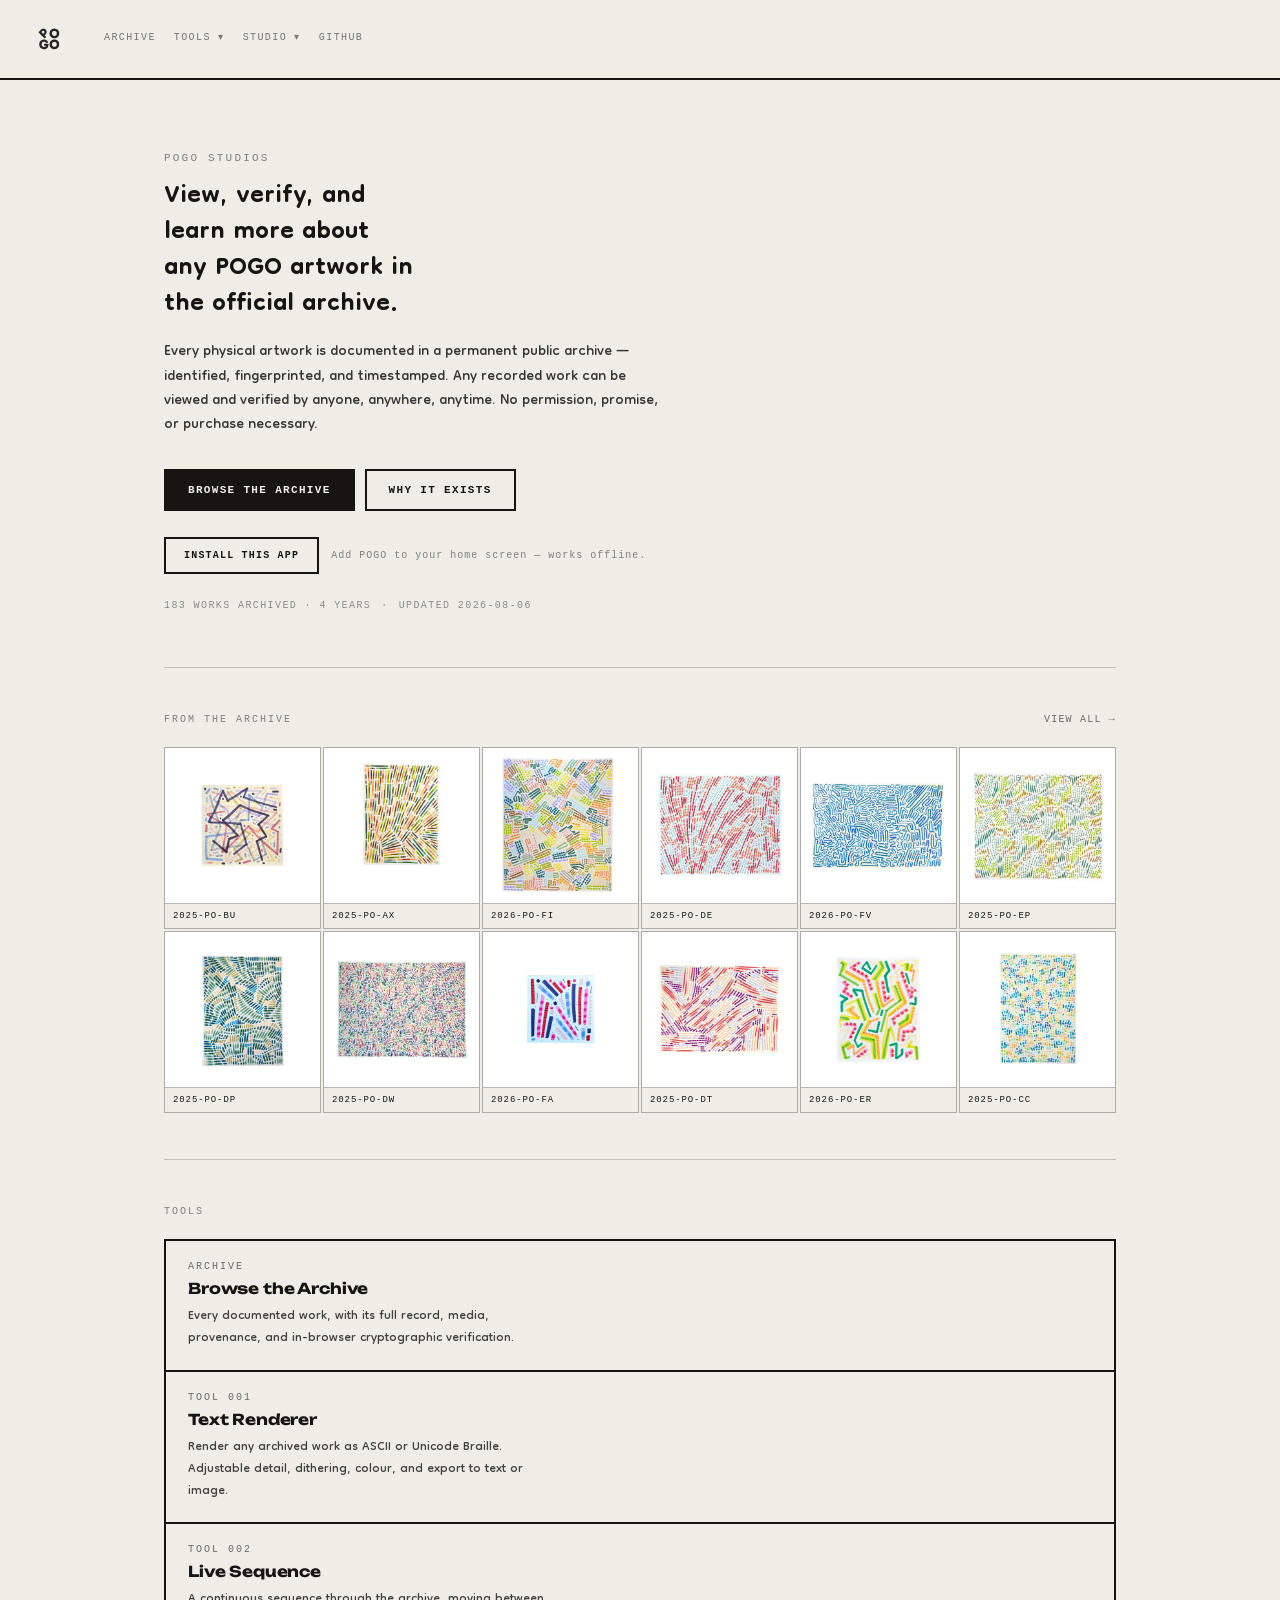
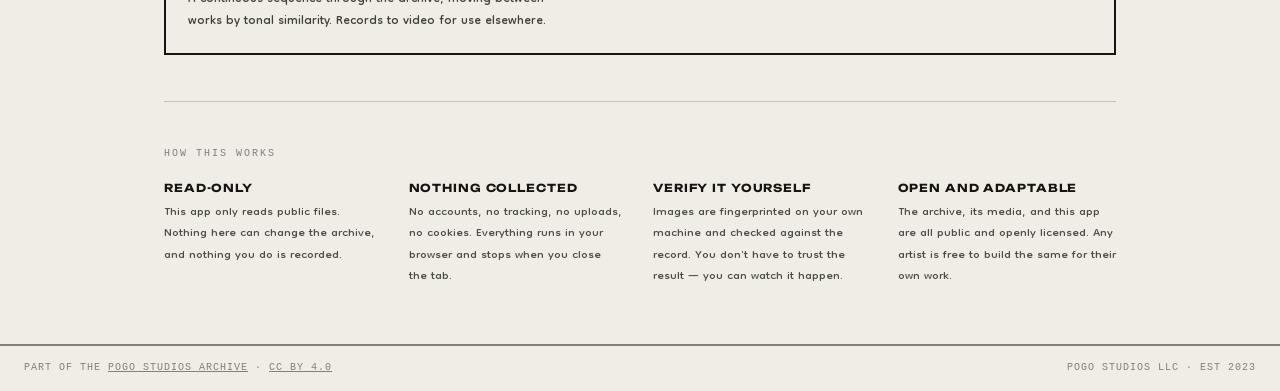
<file: index.html>
<!DOCTYPE html>
<html lang="en">
<head>
<meta charset="UTF-8">
<meta name="viewport" content="width=device-width, initial-scale=1.0">
<title>POGO Studios Archive</title>
<link rel="icon" href="pogo-mark.svg" type="image/svg+xml">
<link rel="stylesheet" href="fonts.css">
<meta property="og:site_name" content="POGO Studios">
<meta property="og:title" content="POGO Studios Archive">
<meta property="og:description" content="View, verify, and explore any POGO artwork in the official archive.">
<meta property="og:type" content="website">
<meta property="og:url" content="https://app.pogostudios.xyz/">
<meta property="og:image" content="https://app.pogostudios.xyz/share-card.png">
<meta property="og:image:width" content="1200">
<meta property="og:image:height" content="630">
<meta name="twitter:card" content="summary_large_image">
<meta name="twitter:title" content="POGO Studios Archive">
<meta name="twitter:description" content="View, verify, and explore any POGO artwork in the official archive.">
<meta name="twitter:image" content="https://app.pogostudios.xyz/share-card.png">
<meta name="description" content="View, verify, and explore any POGO artwork in the official archive.">
<link rel="manifest" href="app.webmanifest">
<meta name="theme-color" content="#EFEDE6">
<meta name="apple-mobile-web-app-capable" content="yes">
<meta name="apple-mobile-web-app-status-bar-style" content="default">
<meta name="apple-mobile-web-app-title" content="POGO">
<link rel="apple-touch-icon" href="icons/apple-touch-icon.png">
<style>
  * { box-sizing: border-box; margin: 0; padding: 0; }
  body {
    background: #EFEDE6; color: #171512;
    font-family: 'IBM Plex Mono', ui-monospace, 'Cascadia Code', Menlo, monospace;
    min-height: 100vh; display: flex; flex-direction: column;
  }
  nav {
    border-bottom: 2px solid #171512; padding: 14px 24px;
    display: flex; justify-content: space-between; align-items: center;
    flex-wrap: wrap; gap: 12px;
  }
  .mark {
    display: flex; align-items: center; gap: 9px;
    font-size: 12px; letter-spacing: 0.18em; font-weight: 700;
    color: #171512; text-decoration: none;
  }
  .mark img { height: 50px; width: auto; display: block; }
  .mark:hover { opacity: 0.6; }
  .navlinks { display: flex; gap: 18px; flex-wrap: wrap; align-items: center; }
  .navlinks a {
    color: #171512; text-decoration: none; font-size: 10px;
    letter-spacing: 0.14em; opacity: 0.55; padding-bottom: 2px;
    border-bottom: 2px solid transparent;
  }
  .navlinks a:hover { opacity: 1; }
  .navdrop { position: relative; display: flex; align-items: center; }
  .navtrigger {
    font-family: inherit; font-size: 10px; letter-spacing: 0.14em;
    background: none; border: none; padding: 0 0 2px; cursor: pointer;
    display: block; line-height: inherit; font-weight: inherit;
    color: #171512; opacity: 0.55; border-bottom: 2px solid transparent;
  }
  .navtrigger:hover, .navdrop.open .navtrigger { opacity: 1; }
  .navdrop.open .navtrigger { border-bottom-color: #171512; }
  .navmenu {
    display: none; position: absolute; top: 100%; left: 0; z-index: 60;
    max-width: min(240px, calc(100vw - 32px));
    background: #EFEDE6; border: 2px solid #171512; min-width: 172px; margin-top: 6px;
  }
  .navdrop.open .navmenu { display: block; }
  .navmenu a {
    display: block; width: 100%; text-align: left; padding: 10px 13px;
    font-family: inherit; font-size: 10px; letter-spacing: 0.12em;
    border: none; border-bottom: 1px solid rgba(128,128,128,0.35);
    background: none; color: inherit; opacity: 0.75; cursor: pointer;
  }
  .navmenu a:last-child { border-bottom: none; }
  .navmenu a:hover { opacity: 1; background: rgba(128,128,128,0.16); }

  .navlinks a.here { opacity: 1; border-bottom-color: #171512; }

  main { flex: 1; width: 100%; max-width: 1000px; margin: 0 auto; padding: 0 24px; }

  .intro { padding: 72px 0 56px; border-bottom: 1px solid rgba(23,21,18,0.2); }
  .eyebrow { font-size: 11px; letter-spacing: 0.2em; opacity: 0.5; margin-bottom: 16px; }
  h1 {
    font-family: var(--font-display);
    font-size: clamp(21px, 4vw, 38px); font-weight: 700;
    letter-spacing: -0.02em; line-height: 1.1; max-width: 24ch;
    hyphens: none; text-wrap: nowrap;
  }
  .subhead {
    font-family: var(--font-body);
    margin-top: 0; font-size: clamp(26px, 4vw, 38px); line-height: 0.95;
    font-weight: 700; max-width: 24ch; text-wrap: balance; hyphens: none;
    letter-spacing: 0;
  }
  .lede {
    font-family: var(--font-body);
    margin-top: 16px; font-size: clamp(19px, 2.2vw, 22px); line-height: 1.1;
    max-width: 62ch; opacity: 0.85; text-align: left;
    hyphens: none; text-wrap: pretty;
  }
  .assure div p { text-align: left; hyphens: none; text-wrap: pretty; }
  .cta { display: flex; gap: 10px; margin-top: 32px; flex-wrap: wrap; }
  .cta a {
    text-decoration: none; font-size: 11px; letter-spacing: 0.12em; font-weight: 700;
    padding: 13px 22px; border: 2px solid #171512; color: #171512;
  }
  .cta a.primary { background: #171512; color: #EFEDE6; }
  .cta a:hover { background: #171512; color: #EFEDE6; }
  .cta a.primary:hover { background: transparent; color: #171512; }
  .install { margin-top: 26px; display: flex; align-items: center; gap: 12px; flex-wrap: wrap; }
  .install button {
    font-family: inherit; font-size: 10px; letter-spacing: 0.12em; font-weight: 700;
    padding: 11px 18px; border: 2px solid #171512; background: transparent;
    color: #171512; cursor: pointer;
  }
  .install button:hover { background: #171512; color: #EFEDE6; }
  .installnote { font-size: 10px; letter-spacing: 0.1em; opacity: 0.5; }
  .stat {
    margin-top: 26px; font-size: 10px; letter-spacing: 0.14em; opacity: 0.45;
    display: flex; gap: 0 10px; flex-wrap: wrap;
  }
  .stat #statDate::before { content: "\00B7"; margin-right: 10px; }
  @media (max-width: 640px) {
    .install { margin-top: 26px; display: flex; align-items: center; gap: 12px; flex-wrap: wrap; }
  .install button {
    font-family: inherit; font-size: 10px; letter-spacing: 0.12em; font-weight: 700;
    padding: 11px 18px; border: 2px solid #171512; background: transparent;
    color: #171512; cursor: pointer;
  }
  .install button:hover { background: #171512; color: #EFEDE6; }
  .installnote { font-size: 10px; letter-spacing: 0.1em; opacity: 0.5; }
  .stat { flex-direction: column; gap: 4px; }
    .stat #statDate::before { content: none; }
  }

  .section { padding: 46px 0; border-bottom: 1px solid rgba(23,21,18,0.2); }
  .shead {
    display: flex; justify-content: space-between; align-items: baseline;
    gap: 12px; flex-wrap: wrap; margin-bottom: 22px;
  }
  .stitle { font-size: 10px; letter-spacing: 0.2em; opacity: 0.5; }
  .smore { font-size: 10px; letter-spacing: 0.12em; color: #171512; text-decoration: none; opacity: 0.6; }
  .smore:hover { opacity: 1; }

  .grid { display: grid; grid-template-columns: repeat(auto-fill, minmax(150px, 1fr)); gap: 2px; }
  .cell {
    display: block; text-decoration: none; color: #171512;
    border: 1px solid rgba(23,21,18,0.3); background: transparent;
  }
  .cell .thumb {
    aspect-ratio: 1 / 1; width: 100%; overflow: hidden;
    display: block; background: #FFFFFF;
  }
  .cell .thumb img {
    width: 100%; height: 100%; object-fit: contain; display: block;
  }
  .cell .cid {
    display: block; font-size: 9px; letter-spacing: 0.1em;
    padding: 7px 8px; border-top: 1px solid rgba(23,21,18,0.25);
  }
  .cell:hover { outline: 2px solid #171512; outline-offset: -1px; }
  .gridnote { font-size: 10px; opacity: 0.45; letter-spacing: 0.1em; }

  .tools { display: flex; flex-direction: column; }
  .tool {
    display: block; text-decoration: none; color: #171512;
    border: 2px solid #171512; padding: 20px 22px;
    transition: background 0.15s, color 0.15s;
  }
  .tool + .tool { border-top: none; }
  .tool:hover { background: #171512; color: #EFEDE6; }
  .tool .num { font-size: 10px; letter-spacing: 0.2em; opacity: 0.6; }
  .tool .name { font-family: var(--font-display); font-size: 15px; font-weight: 700; margin-top: 7px; letter-spacing: -0.01em; }
  .tool .desc { font-family: var(--font-body); font-size: 19px; line-height: 1.15; margin-top: 8px; opacity: 0.8; max-width: 52ch; }

  .assure { display: grid; grid-template-columns: repeat(auto-fit, minmax(210px, 1fr)); gap: 26px; }
  .assure div h3 { font-family: var(--font-display); font-size: 11px; letter-spacing: 0.08em; margin-bottom: 8px; }
  .assure div p { font-family: var(--font-body); font-size: 18px; line-height: 1.18; opacity: 0.75; }

  footer {
    border-top: 2px solid #171512; padding: 16px 24px; margin-top: 10px;
    font-size: 10px; letter-spacing: 0.1em; opacity: 0.5;
    display: flex; justify-content: space-between; align-items: center;
    gap: 12px; flex-wrap: wrap;
  }
  footer a { color: inherit; }
  @media (max-width: 600px) { footer { flex-direction: column; align-items: flex-start; gap: 6px; } }

  @media (max-width: 900px) {
    nav { padding: 11px 16px; }
    .navlinks {
      flex-wrap: wrap; overflow: visible; gap: 10px 14px; max-width: 100%;
    }
    .navlinks a { white-space: nowrap; font-size: 9.5px; }
    .navmenu a { padding: 13px 14px; font-size: 11px; }
    .navtrigger { font-size: 9.5px; }
    main { padding: 0 16px; }
    .intro { padding: 44px 0 38px; }
    h1 { text-wrap: balance; }
    h1 br { display: none; }
    .section { padding: 34px 0; }
    .grid { grid-template-columns: repeat(auto-fill, minmax(120px, 1fr)); }
  }
  @media (max-width: 600px) {
    .mark span { display: none; }
    .mark img { height: 42px; }
  }

  /* ---------- desktop: nav sits left, menus stay inside the page ---------- */
  nav { justify-content: flex-start; gap: 30px; }
  .navmenu { max-width: 190px; min-width: 158px; }

  /* ---------- mobile: app shell rather than a web nav ---------- */
  .splash {
    position: fixed; inset: 0; z-index: 200; display: none;
    align-items: center; justify-content: center; overflow: hidden;
    background-color: var(--splash-bg, #EFEDE6);
    transition: opacity 0.5s ease;
  }
  /* Artwork sits in its own layer so it can move independently of the mark.
     The drawing radiates outward, so the motion pushes gently outward too. */
  .splash::before {
    content: ""; position: absolute; inset: 0;
    background-image: url('splash.png');
    background-size: cover; background-position: center;
    /* pixel art: keep the squares crisp rather than smoothed */
    image-rendering: pixelated;
    image-rendering: crisp-edges;
  }
  .splash.gone { opacity: 0; pointer-events: none; }

  .appbar { display: none; }

  @media (max-width: 900px) {
    .splash { display: flex; }

    nav { justify-content: center; padding: 10px 14px; gap: 0; }
    nav .navlinks { display: none; }
    .mark { justify-content: center; }

    .appbar {
      display: flex; position: fixed; bottom: 0; left: 0; right: 0; z-index: 90;
      background: var(--bar-bg, #EFEDE6);
      border-top: 2px solid var(--bar-fg, #171512);
      padding-bottom: env(safe-area-inset-bottom, 0px);
    }
    .appbar a {
      flex: 1; text-align: center; text-decoration: none;
      color: var(--bar-fg, #171512); font-size: 9.5px; letter-spacing: 0.1em;
      font-weight: 700; padding: 15px 2px 14px; opacity: 0.45;
      border-right: 1px solid rgba(128,128,128,0.3);
    }
    .appbar a:last-child { border-right: none; }
    .appbar a.here { opacity: 1; }
    .appbar a.here::before {
      content: ""; display: block; height: 2px; width: 22px;
      background: var(--bar-fg, #171512); margin: -15px auto 11px;
    }
    body { padding-bottom: calc(52px + env(safe-area-inset-bottom, 0px)); }
  }
</style>
</head>
<body>
<div class="splash" id="splash"></div>

<nav>
  <a class="mark" href="index.html"><img src="pogo-mark.svg" alt="POGO Studios"></a>
  <div class="navlinks">
    <a href="archive.html">ARCHIVE</a>
    <div class="navdrop">
      <button class="navtrigger" type="button">TOOLS ▾</button>
      <div class="navmenu">
        <a href="text-renderer.html">TEXT RENDERER</a>
        <a href="art-to-text-live-sequence.html">LIVE SEQUENCE</a>
      </div>
    </div>
    <div class="navdrop">
      <button class="navtrigger" type="button">STUDIO ▾</button>
      <div class="navmenu">
        <a href="https://www.pogostudios.xyz" target="_blank" rel="noopener">STUDIO SITE</a>
        <a href="https://www.pogostudios.xyz/process" target="_blank" rel="noopener">PROCESS</a>
        <a href="https://x.com/pogo_xyz" target="_blank" rel="noopener">POGO ON X</a>
      </div>
    </div>
    <a href="https://github.com/POGO-XYZ" target="_blank" rel="noopener">GITHUB</a>
  </div>
</nav>

<main>

  <section class="intro">
    <div class="eyebrow">POGO STUDIOS</div>
    <h1 class="subhead">View, verify, and learn more about any POGO artwork in the official archive.</h1>
    <p class="lede">
      Every physical artwork is documented in a permanent public archive — identified,
      fingerprinted, and timestamped. Any recorded work can be viewed and verified by
      anyone, anywhere, anytime. No permission, promise, or purchase necessary.
    </p>
    <div class="cta">
      <a class="primary" href="archive.html">BROWSE THE ARCHIVE</a>
      <a href="https://www.pogostudios.xyz/writings/all-creation-testifies" target="_blank" rel="noopener">WHY IT EXISTS</a>
    </div>
    <div class="install" id="install" hidden>
      <button id="installBtn">INSTALL THIS APP</button>
      <span class="installnote">Add POGO to your home screen — works offline.</span>
    </div>
    <div class="stat" id="stat"><span id="statMain">&nbsp;</span><span id="statDate"></span></div>
  </section>

  <section class="section">
    <div class="shead">
      <div class="stitle">FROM THE ARCHIVE</div>
      <a class="smore" href="archive.html">VIEW ALL →</a>
    </div>
    <div class="grid" id="recent"><div class="gridnote">Loading…</div></div>
  </section>

  <section class="section">
    <div class="shead"><div class="stitle">TOOLS</div></div>
    <div class="tools">
      <a class="tool" href="archive.html">
        <div class="num">ARCHIVE</div>
        <div class="name">Browse the Archive</div>
        <div class="desc">Every documented work, with its full record, media, provenance, and in-browser cryptographic verification.</div>
      </a>
      <a class="tool" href="text-renderer.html">
        <div class="num">TOOL 001</div>
        <div class="name">Text Renderer</div>
        <div class="desc">Render any archived work as ASCII or Unicode Braille. Adjustable detail, dithering, colour, and export to text or image.</div>
      </a>
      <a class="tool" href="art-to-text-live-sequence.html">
        <div class="num">TOOL 002</div>
        <div class="name">Live Sequence</div>
        <div class="desc">A continuous sequence through the archive, moving between works by tonal similarity. Records to video for use elsewhere.</div>
      </a>
    </div>
  </section>

  <section class="section" style="border-bottom:none">
    <div class="shead"><div class="stitle">HOW THIS WORKS</div></div>
    <div class="assure">
      <div>
        <h3>READ-ONLY</h3>
        <p>This app only reads public files. Nothing here can change the archive, and nothing you do is recorded.</p>
      </div>
      <div>
        <h3>NOTHING COLLECTED</h3>
        <p>No accounts, no tracking, no uploads, no cookies. Everything runs in your browser and stops when you close the tab.</p>
      </div>
      <div>
        <h3>VERIFY IT YOURSELF</h3>
        <p>Images are fingerprinted on your own machine and checked against the record. You don't have to trust the result — you can watch it happen.</p>
      </div>
      <div>
        <h3>OPEN AND ADAPTABLE</h3>
        <p>The archive, its media, and this app are all public and openly licensed. Any artist is free to build the same for their own work.</p>
      </div>
    </div>
  </section>

</main>

<footer>
  <span>PART OF THE <a href="https://github.com/POGO-XYZ/POGO-ARCHIVE" target="_blank" rel="noopener">POGO STUDIOS ARCHIVE</a> ·
  <a href="https://creativecommons.org/licenses/by/4.0/" target="_blank" rel="noopener">CC BY 4.0</a></span>
  <span>POGO STUDIOS LLC · EST 2023</span>
</footer>

<script>
(function () {
  "use strict";
  var RAW = "https://raw.githubusercontent.com/POGO-XYZ/POGO-ARCHIVE/main/";

  // Offer installation only when the browser says it's available
  var deferred = null;
  window.addEventListener("beforeinstallprompt", function (e) {
    e.preventDefault();
    deferred = e;
    var box = document.getElementById("install");
    if (box) box.hidden = false;
  });
  var ib = document.getElementById("installBtn");
  if (ib) ib.addEventListener("click", function () {
    if (!deferred) return;
    deferred.prompt();
    deferred.userChoice.then(function () {
      deferred = null;
      document.getElementById("install").hidden = true;
    });
  });
  // iOS has no prompt API — tell people how instead
  var isIOS = /iPad|iPhone|iPod/.test(navigator.userAgent);
  var standalone = window.navigator.standalone || window.matchMedia("(display-mode: standalone)").matches;
  if (isIOS && !standalone) {
    var box = document.getElementById("install");
    if (box) {
      box.hidden = false;
      box.innerHTML = '<span class="installnote">To install: tap Share, then Add to Home Screen.</span>';
    }
  }

  Promise.all([
    fetch("manifest.json", { cache: "no-cache" })
      .then(function (r) { return r.ok ? r.json() : null; }).catch(function () { return null; }),
    fetch(RAW + "LINKS/LISTINGS.JSON", { cache: "no-cache" })
      .then(function (r) { return r.json(); }).catch(function () { return { listings: {} }; })
  ]).then(function (res) {
    var m = res[0];
    var grid = document.getElementById("recent");
    if (!m || !m.works || !m.works.length) {
      grid.innerHTML = '<div class="gridnote">' +
        '<a class="smore" href="archive.html">OPEN THE ARCHIVE →</a></div>';
      return;
    }

    document.getElementById("statMain").textContent =
      m.count + " WORKS ARCHIVED \u00B7 " + m.years.length + " YEARS";
    document.getElementById("statDate").textContent = "UPDATED " + m.generated;

    // shuffle so a different twelve appear on each visit
    var pool = m.works.filter(function (w) { return w.media_url; });
    for (var i = pool.length - 1; i > 0; i--) {
      var j = Math.floor(Math.random() * (i + 1));
      var t = pool[i]; pool[i] = pool[j]; pool[j] = t;
    }
    var html = "";
    pool.slice(0, 12).forEach(function (w) {
      if (!w.media_url) return;
      var src = w.thumb_url || w.media_url;
      html += '<a class="cell" href="archive.html?id=' + encodeURIComponent(w.id) + '">' +
              '<span class="thumb"><img src="' + src + '" alt="' + w.id +
              '" loading="lazy" decoding="async" width="480" height="480"></span>' +
              '<span class="cid">' + w.id.replace("POGO-", "") + '</span></a>';
    });
    grid.innerHTML = html || '<div class="gridnote">No media available yet.</div>';
  });
})();
</script>

<script>
(function () {
  var drops = document.querySelectorAll(".navdrop");
  Array.prototype.forEach.call(drops, function (d) {
    var t = d.querySelector(".navtrigger");
    t.addEventListener("click", function (e) {
      e.stopPropagation();
      var wasOpen = d.classList.contains("open");
      Array.prototype.forEach.call(drops, function (x) { x.classList.remove("open"); });
      if (!wasOpen) d.classList.add("open");
    });
  });
  document.addEventListener("click", function () {
    Array.prototype.forEach.call(drops, function (d) { d.classList.remove("open"); });
  });
  document.addEventListener("keydown", function (e) {
    if (e.key === "Escape") {
      Array.prototype.forEach.call(drops, function (d) { d.classList.remove("open"); });
    }
  });

})();
</script>
<nav class="appbar">
  <a href="index.html" data-page="index">HOME</a>
  <a href="archive.html" data-page="archive">ARCHIVE</a>
  <a href="text-renderer.html" data-page="text-renderer">RENDER</a>
  <a href="art-to-text-live-sequence.html" data-page="art-to-text-live-sequence">SEQUENCE</a>
</nav>

<script>
(function () {
  // Splash: shown once per session so returning to a page feels instant
  var sp = document.getElementById("splash");
  if (sp) {
    var seen = false;
    try { seen = sessionStorage.getItem("pogo-splash") === "1"; } catch (e) {}
    if (seen) { sp.parentNode.removeChild(sp); }
    else {
      try { sessionStorage.setItem("pogo-splash", "1"); } catch (e) {}
      setTimeout(function () {
        sp.classList.add("gone");
        setTimeout(function () { if (sp.parentNode) sp.parentNode.removeChild(sp); }, 500);
      }, 900);
    }
  }
  // Mark the active tab from the filename
  var here = (location.pathname.split("/").pop() || "index.html").replace(/\.html$/, "");
  if (!here) here = "index";
  var tabs = document.querySelectorAll(".appbar a");
  Array.prototype.forEach.call(tabs, function (a) {
    if (a.getAttribute("data-page") === here) a.classList.add("here");
  });
})();
</script>

<script>
// Register the service worker so the app can be installed and used offline.
if ("serviceWorker" in navigator) {
  window.addEventListener("load", function () {
    navigator.serviceWorker.register("sw.js").catch(function () {});
  });
}
</script>
</body>
</html>
</file>
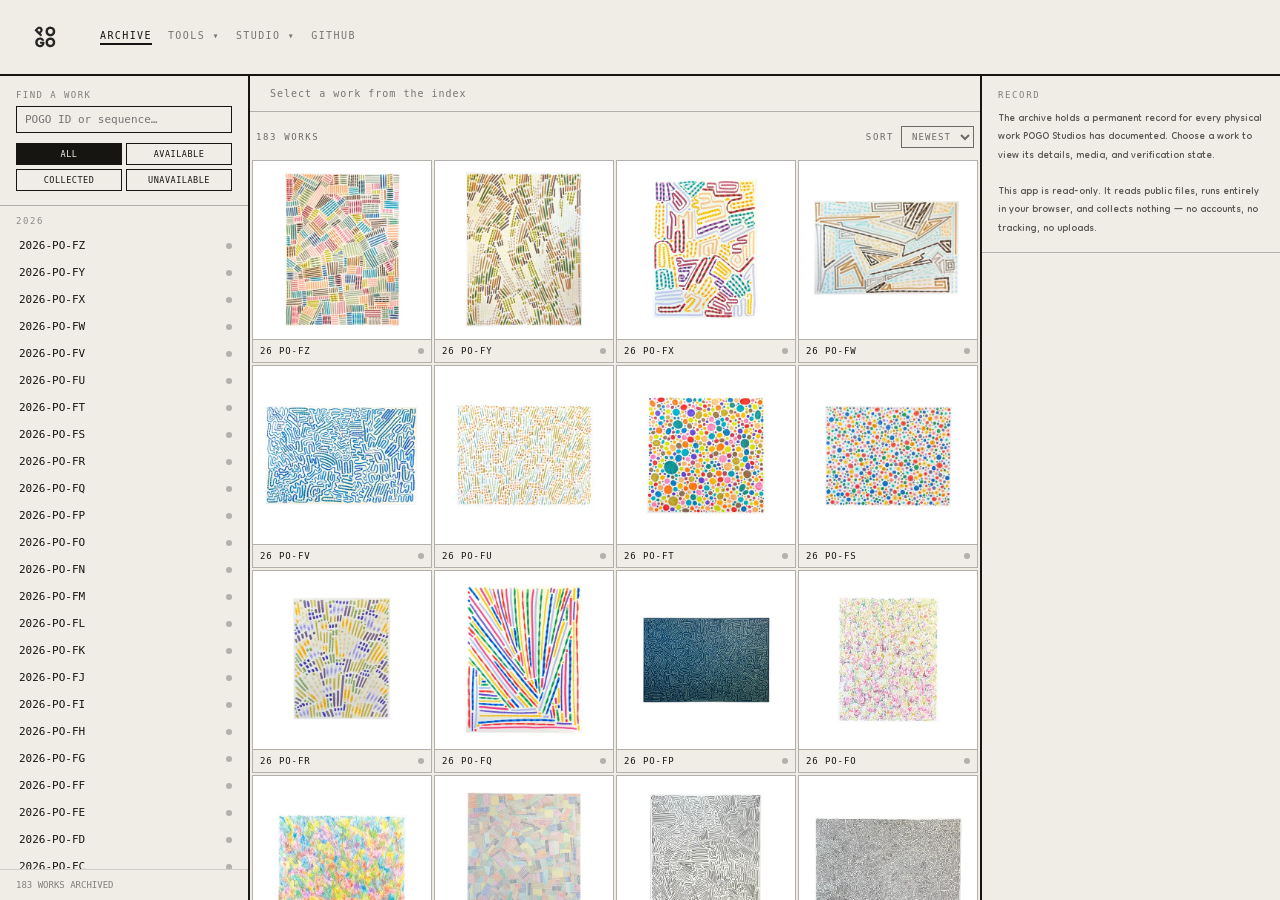
<file: archive.html>
<!DOCTYPE html>
<html lang="en">
<head>
<meta charset="UTF-8">
<meta name="viewport" content="width=device-width, initial-scale=1.0">
<title>POGO Studios Archive</title>
<link rel="icon" href="pogo-mark.svg" type="image/svg+xml">
<link rel="stylesheet" href="fonts.css">
<meta property="og:site_name" content="POGO Studios">
<meta property="og:title" content="POGO Studios Archive">
<meta property="og:description" content="Every documented work, with its full record, media, provenance, and in-browser verification.">
<meta property="og:type" content="website">
<meta property="og:url" content="https://app.pogostudios.xyz/archive.html">
<meta property="og:image" content="https://app.pogostudios.xyz/share-card.png">
<meta property="og:image:width" content="1200">
<meta property="og:image:height" content="630">
<meta name="twitter:card" content="summary_large_image">
<meta name="twitter:title" content="POGO Studios Archive">
<meta name="twitter:description" content="Every documented work, with its full record, media, provenance, and in-browser verification.">
<meta name="twitter:image" content="https://app.pogostudios.xyz/share-card.png">
<meta name="description" content="Every documented work, with its full record, media, provenance, and in-browser verification.">
<link rel="manifest" href="app.webmanifest">
<meta name="theme-color" content="#EFEDE6">
<meta name="apple-mobile-web-app-capable" content="yes">
<meta name="apple-mobile-web-app-status-bar-style" content="default">
<meta name="apple-mobile-web-app-title" content="POGO">
<link rel="apple-touch-icon" href="icons/apple-touch-icon.png">
<style>
  * { box-sizing: border-box; margin: 0; padding: 0; }
  :root {
    --paper: #EFEDE6;
    --ink: #171512;
    --faint: rgba(23,21,18,0.28);
    --ok: #2F6B4F;
    --bad: #B03A28;
  }
  body {
    background: var(--paper); color: var(--ink);
    font-family: 'IBM Plex Mono', ui-monospace, 'Cascadia Code', Menlo, monospace;
    height: 100vh; display: flex; flex-direction: column; overflow: hidden;
  }
  nav {
    border-bottom: 2px solid var(--ink); padding: 12px 20px;
    display: flex; justify-content: space-between; align-items: center;
    flex-wrap: wrap; gap: 10px; flex: none;
  }
  .mark {
    display: flex; align-items: center; gap: 9px;
    font-size: 12px; letter-spacing: 0.18em; font-weight: 700;
    color: #171512; text-decoration: none; opacity: 1;
  }
  .mark img { height: 50px; width: auto; display: block; }
  .mark:hover { opacity: 0.6; }
  @media (max-width: 600px) {
    .mark span { display: none; }
    .mark img { height: 42px; }
  }
  .navlinks { display: flex; gap: 16px; flex-wrap: wrap; align-items: center; }
  .navlinks a {
    color: var(--ink); text-decoration: none; font-size: 10px;
    letter-spacing: 0.14em; opacity: 0.55; padding-bottom: 2px;
    border-bottom: 2px solid transparent;
  }
  .navlinks a:hover { opacity: 1; }
  .navdrop { position: relative; display: flex; align-items: center; }
  .navtrigger {
    font-family: inherit; font-size: 10px; letter-spacing: 0.14em;
    background: none; border: none; padding: 0 0 2px; cursor: pointer;
    display: block; line-height: inherit; font-weight: inherit;
    color: #171512; opacity: 0.55; border-bottom: 2px solid transparent;
  }
  .navtrigger:hover, .navdrop.open .navtrigger { opacity: 1; }
  .navdrop.open .navtrigger { border-bottom-color: #171512; }
  .navmenu {
    display: none; position: absolute; top: 100%; left: 0; z-index: 60;
    max-width: min(240px, calc(100vw - 32px));
    background: #EFEDE6; border: 2px solid #171512; min-width: 172px; margin-top: 6px;
  }
  .navdrop.open .navmenu { display: block; }
  .navmenu a {
    display: block; width: 100%; text-align: left; padding: 10px 13px;
    font-family: inherit; font-size: 10px; letter-spacing: 0.12em;
    border: none; border-bottom: 1px solid rgba(128,128,128,0.35);
    background: none; color: inherit; opacity: 0.75; cursor: pointer;
  }
  .navmenu a:last-child { border-bottom: none; }
  .navmenu a:hover { opacity: 1; background: rgba(128,128,128,0.16); }

  .navlinks a.here { opacity: 1; border-bottom-color: var(--ink); }

  .workbench { flex: 1; display: flex; overflow: hidden; }

  .index { width: 250px; flex: none; border-right: 2px solid var(--ink);
    display: flex; flex-direction: column; overflow: hidden; }
  .idxhead { padding: 14px 16px; border-bottom: 1px solid var(--faint); flex: none; }
  .lbl { font-size: 9px; letter-spacing: 0.16em; opacity: 0.5; margin-bottom: 6px; }
  input[type=text] {
    width: 100%; font-family: inherit; font-size: 11px; padding: 6px 8px;
    border: 1px solid var(--ink); background: var(--paper); color: var(--ink);
  }
  .filters { display: flex; gap: 4px; margin-top: 10px; flex-wrap: wrap; }
  .filters button {
    flex: 1 1 44%; font-family: inherit; font-size: 8.5px; letter-spacing: 0.06em;
    padding: 5px 2px; border: 1px solid var(--ink); background: var(--paper);
    color: var(--ink); cursor: pointer;
  }
  .filters button.on { background: var(--ink); color: var(--paper); }
  .idxlist { flex: 1; overflow-y: auto; }
  .yearhead { font-size: 9px; letter-spacing: 0.18em; padding: 10px 16px 6px;
    opacity: 0.45; position: sticky; top: 0; background: var(--paper); }
  .item { padding: 7px 16px; font-size: 11px; cursor: pointer;
    display: flex; justify-content: space-between; align-items: center; gap: 8px;
    border-left: 3px solid transparent; }
  .item:hover { background: rgba(23,21,18,0.05); }
  .item.sel { border-left-color: var(--ink); background: rgba(23,21,18,0.08); font-weight: 700; }
  .dot { width: 6px; height: 6px; border-radius: 50%; flex: none; }
  .dot.available { background: var(--ok); }
  .dot.collected { background: var(--ink); }
  .dot.unavailable { background: var(--faint); }
  .idxfoot { padding: 10px 16px; border-top: 1px solid var(--faint); font-size: 9px; opacity: 0.5; flex: none; }

  .stage { flex: 1; display: flex; flex-direction: column; overflow: hidden; min-width: 0; }
  .stagehead { padding: 12px 20px; border-bottom: 1px solid var(--faint);
    display: flex; justify-content: space-between; align-items: center;
    flex-wrap: wrap; gap: 10px; flex: none; }
  .wid { font-family: var(--font-mono); font-size: 15px; font-weight: 700; letter-spacing: -0.01em; }
  .wid:empty { display: none; }
  .wid:empty + .wsub { margin-top: 0; }
  .wsub { font-size: 10px; opacity: 0.55; letter-spacing: 0.1em; margin-top: 2px; }
  .views { display: flex; }
  .views button {
    font-family: inherit; font-size: 9px; letter-spacing: 0.1em; font-weight: 700;
    padding: 7px 11px; border: 1px solid var(--ink); background: var(--paper);
    color: var(--ink); cursor: pointer; border-right: none;
  }
  .views button:last-child { border-right: 1px solid var(--ink); }
  .views button.on { background: var(--ink); color: var(--paper); }
  .canvasWrap {
    flex: 1 1 auto; min-height: 0; height: 100%;
    display: flex; align-items: center; justify-content: center;
    padding: 0; overflow: hidden; background: var(--paper);
  }
  .canvasWrap > img, .canvasWrap > canvas {
    max-width: 100%; max-height: 100%;
    width: auto; height: auto; margin: auto; display: block;
  }
  /* the photograph fills its panel on the same white as the artwork ground */
  .canvasWrap.photo { background: #FFFFFF; }
  .canvasWrap.photo > img { width: 100%; height: 100%; object-fit: contain; }
  .canvasWrap img, .canvasWrap canvas { max-width: 100%; max-height: 100%; object-fit: contain; display: block; }
  .stepbar {
    display: none; border-top: 1px solid var(--faint);
    justify-content: space-between; align-items: stretch; flex: none;
  }
  .stepbar.on { display: flex; }
  .step {
    display: flex; align-items: center; gap: 9px;
    font-family: inherit; font-size: 10px; letter-spacing: 0.1em; font-weight: 700;
    padding: 12px 18px; border: none; background: transparent; color: var(--ink);
    cursor: pointer; opacity: 0.6; min-width: 0;
  }
  .step:hover { opacity: 1; }
  .step:disabled { opacity: 0.2; cursor: default; }
  .step .arw { font-size: 12px; }
  .step .lab { white-space: nowrap; overflow: hidden; text-overflow: ellipsis; }
  .browse {
    width: 100%; height: 100%; overflow-y: auto; align-self: stretch;
  }
  .bgrid {
    display: grid; grid-template-columns: repeat(auto-fill, minmax(150px, 1fr));
    gap: 2px; padding: 2px;
  }
  .bcell {
    display: block; text-decoration: none; color: var(--ink);
    border: 1px solid var(--faint); cursor: pointer; background: none;
    font-family: inherit; padding: 0; text-align: left;
  }
  .bcell .bthumb {
    aspect-ratio: 1 / 1; width: 100%; overflow: hidden;
    display: block; background: #FFFFFF;
  }
  .bcell .bthumb img { width: 100%; height: 100%; object-fit: contain; display: block; }
  .bcell .bid {
    display: flex; justify-content: space-between; align-items: center; gap: 6px;
    font-size: 9px; letter-spacing: 0.1em; padding: 6px 7px;
    border-top: 1px solid var(--faint);
  }
  .bcell:hover { outline: 2px solid var(--ink); outline-offset: -1px; }
  .browsehead {
    font-size: 9px; letter-spacing: 0.18em; opacity: 0.6;
    padding: 14px 6px 10px; display: flex; justify-content: space-between;
    align-items: center; gap: 10px; flex-wrap: wrap;
  }
  .sortwrap { display: flex; align-items: center; gap: 7px; }
  .browsehead select {
    font-family: inherit; font-size: 9px; letter-spacing: 0.12em;
    padding: 4px 6px; border: 1px solid var(--ink);
    background: var(--paper); color: var(--ink); cursor: pointer;
  }
  .empty { opacity: 0.35; font-size: 12px; letter-spacing: 0.12em; text-align: center; }

  .record { width: 300px; flex: none; border-left: 2px solid var(--ink);
    overflow-y: auto; padding-bottom: 30px; }
  .panel { border-bottom: 1px solid var(--faint); padding: 14px 16px; }
  .ptitle { font-size: 9px; letter-spacing: 0.18em; opacity: 0.5; margin-bottom: 10px; }
  .row { display: flex; justify-content: space-between; gap: 10px; font-size: 11px; padding: 3px 0; }
  .row .k { opacity: 0.5; flex: none; }
  .rule { height: 1px; background: rgba(23,21,18,0.16); margin: 11px 0; }
  .row .v { text-align: right; word-break: break-word; }
  .hash { font-size: 8.5px; line-height: 1.5; word-break: break-all; opacity: 0.75; margin-top: 4px; }
  .status { display: inline-block; font-size: 10px; letter-spacing: 0.12em;
    padding: 4px 9px; border: 1px solid var(--ink); font-weight: 700; }
  .status.collected { background: var(--ink); color: var(--paper); }
  .status.unavailable { opacity: 0.5; }
  .btn { display: block; text-align: center; text-decoration: none;
    font-family: inherit; font-size: 10px; letter-spacing: 0.1em; font-weight: 700;
    padding: 9px; border: 2px solid var(--ink); background: var(--paper);
    color: var(--ink); cursor: pointer; margin-top: 8px; width: 100%; }
  .btn:hover { background: var(--ink); color: var(--paper); }
  .vstep { display: flex; gap: 9px; align-items: flex-start; padding: 7px 0; font-size: 10.5px; }
  .vmark { flex: none; width: 13px; opacity: 0.4; }
  .vstep.pass .vmark { color: var(--ok); opacity: 1; }
  .vstep.fail .vmark { color: var(--bad); opacity: 1; }
  .vdesc { font-family: var(--font-body); opacity: 0.7; font-size: 15px; margin-top: 4px; line-height: 1.22; }
  .cin {
    width: 100%; font-family: inherit; font-size: 11px; padding: 7px 8px;
    border: 1px solid var(--ink); background: var(--paper); color: var(--ink);
    margin-top: 2px;
  }
  textarea.cin { resize: vertical; }
  .note { font-family: var(--font-body); font-size: 15px; line-height: 1.22; opacity: 0.7; margin-top: 8px; }

  /* ---------- mobile ---------- */
  .tabbar { display: none; }

  @media (max-width: 900px) {
    nav { padding: 10px 14px; }
    .navlinks {
      flex-wrap: wrap; overflow: visible; gap: 10px 14px;
      max-width: 100%; padding-bottom: 2px;
    }
    .navlinks a { white-space: nowrap; font-size: 9.5px; }
    .navmenu a { padding: 13px 14px; font-size: 11px; }
    .navtrigger { font-size: 9.5px; }

    .workbench { position: relative; }
    .index, .stage, .record {
      position: absolute; inset: 0; width: 100%;
      border: none; display: none;
    }
    body.pane-index .index,
    body.pane-work .stage,
    body.pane-record .record { display: flex; }
    body.pane-record .record { display: block; }

    .index { flex-direction: column; }
    .idxlist { flex: 1; }
    .canvasWrap { padding: 0; height: auto; }
    .stage { overflow: hidden; }
    .stagehead { flex: none; }
    .stepbar { padding-bottom: 4px; }
    .step { padding: 14px 16px; font-size: 11px; }
    .stagehead { padding: 12px 14px; }
    .views button { padding: 8px 10px; font-size: 9px; }
    .panel { padding: 16px 18px; }
    .record { padding-bottom: 40px; }
    .filters button { flex: 1 1 46%; padding: 7px 2px; font-size: 9px; }
    .item { padding: 11px 16px; font-size: 12px; }

    .tabbar {
      display: flex; position: sticky; top: 0; z-index: 40;
      border-bottom: 2px solid var(--ink); background: var(--paper);
    }
    .tabbar button {
      flex: 1; font-family: inherit; font-size: 10px; font-weight: 700;
      letter-spacing: 0.12em; padding: 13px 4px; border: none;
      border-right: 1px solid var(--faint); background: var(--paper);
      color: var(--ink); cursor: pointer; opacity: 0.45;
    }
    .tabbar button:last-child { border-right: none; }
    .tabbar button.on { opacity: 1; background: var(--ink); color: var(--paper); }
    .workbench { padding-bottom: 0; }
  }

  /* ---------- desktop: nav sits left, menus stay inside the page ---------- */
  nav { justify-content: flex-start; gap: 30px; }
  .navmenu { max-width: 190px; min-width: 158px; }

  /* ---------- mobile: app shell rather than a web nav ---------- */
  .splash {
    position: fixed; inset: 0; z-index: 200; display: none;
    align-items: center; justify-content: center; overflow: hidden;
    background-color: var(--splash-bg, #EFEDE6);
    transition: opacity 0.5s ease;
  }
  /* Artwork sits in its own layer so it can move independently of the mark.
     The drawing radiates outward, so the motion pushes gently outward too. */
  .splash::before {
    content: ""; position: absolute; inset: 0;
    background-image: url('splash.png');
    background-size: cover; background-position: center;
    /* pixel art: keep the squares crisp rather than smoothed */
    image-rendering: pixelated;
    image-rendering: crisp-edges;
  }
  .splash.gone { opacity: 0; pointer-events: none; }

  .appbar { display: none; }

  @media (max-width: 900px) {
    .splash { display: flex; }

    nav { justify-content: center; padding: 10px 14px; gap: 0; }
    nav .navlinks { display: none; }
    .mark { justify-content: center; }

    .appbar {
      display: flex; position: fixed; bottom: 0; left: 0; right: 0; z-index: 90;
      background: var(--bar-bg, #EFEDE6);
      border-top: 2px solid var(--bar-fg, #171512);
      padding-bottom: env(safe-area-inset-bottom, 0px);
    }
    .appbar a {
      flex: 1; text-align: center; text-decoration: none;
      color: var(--bar-fg, #171512); font-size: 9.5px; letter-spacing: 0.1em;
      font-weight: 700; padding: 15px 2px 14px; opacity: 0.45;
      border-right: 1px solid rgba(128,128,128,0.3);
    }
    .appbar a:last-child { border-right: none; }
    .appbar a.here { opacity: 1; }
    .appbar a.here::before {
      content: ""; display: block; height: 2px; width: 22px;
      background: var(--bar-fg, #171512); margin: -15px auto 11px;
    }
    body { padding-bottom: calc(52px + env(safe-area-inset-bottom, 0px)); }
  }
</style>
</head>
<body>
<div class="splash" id="splash"></div>

<nav>
  <a class="mark" href="index.html"><img src="pogo-mark.svg" alt="POGO Studios"></a>
  <div class="navlinks">
    <a href="archive.html" class="here">ARCHIVE</a>
    <div class="navdrop">
      <button class="navtrigger" type="button">TOOLS ▾</button>
      <div class="navmenu">
        <a href="text-renderer.html">TEXT RENDERER</a>
        <a href="art-to-text-live-sequence.html">LIVE SEQUENCE</a>
      </div>
    </div>
    <div class="navdrop">
      <button class="navtrigger" type="button">STUDIO ▾</button>
      <div class="navmenu">
        <a href="https://www.pogostudios.xyz" target="_blank" rel="noopener">STUDIO SITE</a>
        <a href="https://www.pogostudios.xyz/process" target="_blank" rel="noopener">PROCESS</a>
        <a href="https://x.com/pogo_xyz" target="_blank" rel="noopener">POGO ON X</a>
      </div>
    </div>
    <a href="https://github.com/POGO-XYZ" target="_blank" rel="noopener">GITHUB</a>
  </div>
</nav>

<div class="tabbar">
  <button data-p="index" class="on">INDEX</button>
  <button data-p="work">WORK</button>
  <button data-p="record">RECORD</button>
</div>

<div class="workbench">

  <div class="index">
    <div class="idxhead">
      <div class="lbl">FIND A WORK</div>
      <input type="text" id="search" placeholder="POGO ID or sequence…" autocomplete="off">
      <div class="filters">
        <button data-f="all" class="on">ALL</button>
        <button data-f="available">AVAILABLE</button>
        <button data-f="collected">COLLECTED</button>
        <button data-f="unavailable">UNAVAILABLE</button>
      </div>
    </div>
    <div class="idxlist" id="idxlist"><div class="yearhead">LOADING…</div></div>
    <div class="idxfoot" id="idxfoot"></div>
  </div>

  <div class="stage">
    <div class="stagehead">
      <div>
        <div class="wid" id="wid"></div>
        <div class="wsub" id="wsub">Select a work from the index</div>
      </div>
      <div class="views" id="views" style="display:none">
        <button data-v="photo" class="on">PHOTOGRAPH</button>
        <button data-v="ascii">ASCII</button>
        <button data-v="braille">BRAILLE</button>
      </div>
    </div>
    <div class="canvasWrap" id="canvasWrap">
      <div class="empty">SELECT A WORK TO BEGIN</div>
    </div>
    <div class="stepbar" id="stepbar">
      <button class="step" id="prevWork"><span class="arw">←</span><span class="lab"></span></button>
      <button class="step right" id="nextWork"><span class="lab"></span><span class="arw">→</span></button>
    </div>
  </div>

  <div class="record" id="record">
    <div class="panel">
      <div class="ptitle">RECORD</div>
      <div class="note">
        The archive holds a permanent record for every physical work POGO Studios has
        documented. Choose a work to view its details, media, and verification state.
        <br><br>
        This app is read-only. It reads public files, runs entirely in your browser,
        and collects nothing — no accounts, no tracking, no uploads.
      </div>
    </div>
  </div>

</div>

<canvas id="sampler" style="display:none"></canvas>

<script>
(function () {
  "use strict";

  var ARCHIVE = "POGO-XYZ/POGO-ARCHIVE";
  var MEDIA = "POGO-XYZ/POGO-ARCHIVE-MEDIA";
  var API = "https://api.github.com/repos/";
  var RAW = "https://raw.githubusercontent.com/" + ARCHIVE + "/main/";
  var LEGACY = "https://github.com/POGO-XYZ/POGO-ARCHIVE/blob/main/LEGACY.md";

  var RAMP = "POGO#*+=-:. ";
  var BRAILLE_BITS = [[0x01,0x08],[0x02,0x10],[0x04,0x20],[0x40,0x80]];
  var isMobile = function () { return window.innerWidth <= 900; };
  var CELL_W = 6, CELL_H = 10;
  var CROP = 0.006;

  var works = {}, listings = {}, order = [];
  var selected = null, record = null, imgEl = null, hasSelected = false;
  var sortMode = "new";
  var baseOrder = [];

  function applySort() {
    if (sortMode === "new") {
      order = baseOrder.slice().sort(function (a, b) { return a > b ? -1 : a < b ? 1 : 0; });
    } else if (sortMode === "old") {
      order = baseOrder.slice().sort(function (a, b) { return a < b ? -1 : a > b ? 1 : 0; });
    } else {
      order = baseOrder.slice();
      for (var i = order.length - 1; i > 0; i--) {
        var j = Math.floor(Math.random() * (i + 1));
        var t = order[i]; order[i] = order[j]; order[j] = t;
      }
    }
  }

  // The list a visitor is actually looking at — filter and search applied.
  // Stepping between works should follow this, not the full catalogue.
  function visibleOrder() {
    return order.filter(function (id) {
      if (filter !== "all" && statusOf(id) !== filter) return false;
      if (query && id.toLowerCase().indexOf(query) === -1) return false;
      return true;
    });
  }
  var view = "photo", filter = "all", query = "";

  var $ = function (id) { return document.getElementById(id); };
  var sampler = $("sampler");

  function esc(s) {
    return String(s == null ? "" : s)
      .replace(/&/g,"&amp;").replace(/</g,"&lt;").replace(/>/g,"&gt;");
  }

  function boot() {
    Promise.all([
      fetch("manifest.json", { cache: "no-cache" })
        .then(function (r) { return r.ok ? r.json() : null; })
        .catch(function () { return null; }),
      fetch(RAW + "LINKS/LISTINGS.JSON", { cache: "no-cache" })
        .then(function (r) { return r.json(); })
        .catch(function () { return { listings: {} }; })
    ]).then(function (res) {
      listings = (res[1] && res[1].listings) || {};
      if (res[0] && res[0].works) { useManifest(res[0]); return null; }
      return legacyLoad();          // fallback if manifest.json isn't published yet
    }).then(function () {
      renderIndex();
      $("idxfoot").textContent = order.length + " WORKS ARCHIVED";
      if (!/[?&]id=/.test(location.search)) renderBrowse();
      openFromUrl();
    }).catch(function () {
      $("idxlist").innerHTML = '<div class="yearhead">ARCHIVE UNAVAILABLE</div>';
    });
  }

  function useManifest(m) {
    m.works.forEach(function (w) {
      works[w.id] = w;
      order.push(w.id);
    });
    baseOrder = order.slice();
    applySort();
  }

  // Fallback: query the GitHub API directly. Slower and rate-limited,
  // but keeps the app working before a manifest is generated.
  function legacyLoad() {
    return fetch(API + ARCHIVE + "/contents/")
      .then(function (r) { return r.json(); })
      .then(function (items) {
        var years = items.filter(function (i) {
          return i.type === "dir" && /^\d{4}$/.test(i.name);
        }).map(function (i) { return i.name; }).sort().reverse();
        return Promise.all(years.map(loadYear));
      }).then(function () {
        baseOrder = order.slice();
        applySort();
      });
  }

  function loadYear(year) {
    return Promise.all([
      fetch(API + ARCHIVE + "/contents/" + year + "/records-" + year)
        .then(function (r) { return r.ok ? r.json() : []; }).catch(function () { return []; }),
      fetch(API + MEDIA + "/contents/" + year)
        .then(function (r) { return r.ok ? r.json() : []; }).catch(function () { return []; })
    ]).then(function (res) {
      var media = {};
      if (Array.isArray(res[1])) res[1].forEach(function (f) {
        if (f.type === "file") media[f.name.replace(/\.[^.]+$/, "").toUpperCase()] = f.download_url;
      });
      if (!Array.isArray(res[0])) return;
      res[0].forEach(function (f) {
        if (f.type !== "file" || !/\.json$/i.test(f.name)) return;
        var id = f.name.replace(/\.[^.]+$/, "").toUpperCase();
        works[id] = { id: id, year: year, record_url: f.download_url, media_url: media[id] || null };
        order.push(id);
      });
    });
  }

  // ---------- deep linking ----------
  function openFromUrl() {
    var m = /[?&]id=([^&]+)/.exec(location.search);
    var id = m ? decodeURIComponent(m[1]).toUpperCase() : null;
    if (id && works[id]) select(id, true);
  }
  window.addEventListener("popstate", function () {
    var m = /[?&]id=([^&]+)/.exec(location.search);
    if (m) {
      var id = decodeURIComponent(m[1]).toUpperCase();
      if (works[id]) { select(id, true); return; }
    }
    clearSelection();
  });

  // Return to the archive's unselected state without a page load.
  function clearSelection() {
    selected = null; record = null; imgEl = null;
    document.title = "POGO Studios — Archive";
    renderIndex();
    $("wid").textContent = "";
    $("wsub").textContent = "Select a work from the index";
    renderBrowse();
    $("record").innerHTML =
      '<div class="panel"><div class="ptitle">RECORD</div><div class="note">' +
      'The archive holds a permanent record for every physical work POGO Studios has ' +
      'documented. Choose a work to view its details, media, and verification state.' +
      '<br><br>This app is read-only. It reads public files, runs entirely in your ' +
      'browser, and collects nothing \u2014 no accounts, no tracking, no uploads.' +
      '</div></div>';
    updateStepbar();
    if (isMobile()) setPane("index");
  }

  // "POGO-2025-PO-CG" -> "25 PO-CG"
  function shortLabel(id) {
    var rest = id.replace(/^POGO-/, "");
    var m = /^(\d{4})-(.*)$/.exec(rest);
    return m ? m[1].slice(2) + " " + m[2] : rest;
  }

  function neighbours(id) {
    var list = visibleOrder();
    var i = list.indexOf(id);
    if (i === -1) list = order, i = order.indexOf(id);
    return { prev: i > 0 ? list[i - 1] : null,
             next: (i > -1 && i < list.length - 1) ? list[i + 1] : null };
  }

  function updateStepbar() {
    var bar = $("stepbar");
    if (!selected) { bar.classList.remove("on"); return; }
    bar.classList.add("on");
    var n = neighbours(selected);
    var set = function (btnId, target) {
      var b = $(btnId);
      b.disabled = !target;
      b.querySelector(".lab").textContent = target ? shortLabel(target) : "";
      b.dataset.target = target || "";
    };
    set("prevWork", n.prev);
    set("nextWork", n.next);
  }

  ["prevWork", "nextWork"].forEach(function (bid) {
    document.getElementById(bid).addEventListener("click", function () {
      if (this.dataset.target) select(this.dataset.target);
    });
  });

  // Grid of every work, newest first — the default view for browsing.
  function renderBrowse() {
    var wrap = $("canvasWrap");
    var v = $("views");
    if (v) v.style.display = "none";
    $("wsub").textContent = "Select a work from the index";
    // browsing always shows photographs; reset the toggle for next time
    view = "photo";
    Array.prototype.forEach.call(document.querySelectorAll(".views button"), function (x) {
      x.classList.toggle("on", x.getAttribute("data-v") === "photo");
    });
    if (!order.length) { wrap.innerHTML = '<div class="empty">NO WORKS FOUND</div>'; return; }
    var list = visibleOrder();
    var html = '<div class="browse"><div class="browsehead">' +
      '<span>' + list.length + ' WORKS</span>' +
      '<span class="sortwrap">SORT ' +
      '<select id="sortSel">' +
        '<option value="new"' + (sortMode === "new" ? " selected" : "") + '>NEWEST</option>' +
        '<option value="old"' + (sortMode === "old" ? " selected" : "") + '>OLDEST</option>' +
        '<option value="rand"' + (sortMode === "rand" ? " selected" : "") + '>RANDOM</option>' +
      '</select></span></div><div class="bgrid">';
    list.forEach(function (id) {
      var w = works[id], st = statusOf(id);
      html += '<button class="bcell" data-id="' + id + '">' +
              '<span class="bthumb">' +
              (w.media_url ? '<img src="' + (w.thumb_url || w.media_url) + '" alt="' + id +
                '" loading="lazy" decoding="async" width="480" height="480">' : "") +
              '</span><span class="bid"><span>' + esc(shortLabel(id)) + '</span>' +
              '<span class="dot ' + st + '"></span></span></button>';
    });
    wrap.innerHTML = html + "</div></div>";
    var sel = $("sortSel");
    if (sel) sel.addEventListener("change", function () {
      sortMode = this.value;
      applySort();
      renderIndex();
      renderBrowse();
    });
    wrap.classList.remove("photo");
    wrap.style.alignItems = "stretch";
    wrap.style.padding = "0";
  }

  document.getElementById("canvasWrap").addEventListener("click", function (e) {
    var b = e.target.closest(".bcell");
    if (b) select(b.getAttribute("data-id"));
  });

  function statusOf(id) {
    var l = listings[id];
    return (l && l.status ? l.status : "unavailable").toLowerCase().replace(/\s+/g, "");
  }

  function renderIndex() {
    var html = "", lastYear = null, shown = 0;
    order.forEach(function (id) {
      var w = works[id], st = statusOf(id);
      if (filter !== "all" && st !== filter) return;
      if (query && id.toLowerCase().indexOf(query) === -1) return;
      if (w.year !== lastYear) { html += '<div class="yearhead">' + w.year + '</div>'; lastYear = w.year; }
      html += '<div class="item' + (id === selected ? " sel" : "") + '" data-id="' + id + '">' +
              '<span>' + esc(id.replace("POGO-", "")) + '</span>' +
              '<span class="dot ' + st + '"></span></div>';
      shown++;
    });
    if (!shown) html = '<div class="yearhead">NO MATCHES</div>';
    $("idxlist").innerHTML = html;
  }

  $("idxlist").addEventListener("click", function (e) {
    var el = e.target.closest(".item");
    if (el) select(el.getAttribute("data-id"));
  });
  $("search").addEventListener("input", function () {
    query = this.value.trim().toLowerCase();
    renderIndex();
    if (selected) updateStepbar(); else renderBrowse();
  });
  Array.prototype.forEach.call(document.querySelectorAll(".filters button"), function (b) {
    b.addEventListener("click", function () {
      filter = b.getAttribute("data-f");
      Array.prototype.forEach.call(document.querySelectorAll(".filters button"), function (x) {
        x.classList.toggle("on", x === b);
      });
      renderIndex();
    });
  });
  Array.prototype.forEach.call(document.querySelectorAll(".views button"), function (b) {
    b.addEventListener("click", function () {
      view = b.getAttribute("data-v");
      Array.prototype.forEach.call(document.querySelectorAll(".views button"), function (x) {
        x.classList.toggle("on", x === b);
      });
      paint();
    });
  });

  function select(id, fromUrl) {
    selected = id; imgEl = null;
    var w = works[id];
    renderIndex();
    if (isMobile()) setPane("work");

    // deep link: every work gets its own address.
    // First selection replaces the entry (so Back leaves the archive the way
    // the visitor arrived); later selections push, so Back steps between works.
    if (!fromUrl) {
      var url = "?id=" + encodeURIComponent(id);
      if (hasSelected) history.pushState({ id: id }, "", url);
      else history.replaceState({ id: id }, "", url);
      hasSelected = true;
    }
    document.title = id + " — POGO Studios Archive";

    $("wid").textContent = id;
    $("wsub").textContent = [w.medium, w.dimensions].filter(Boolean).join(" \u00B7 ") || "Loading\u2026";
    $("views").style.display = "flex";
    $("canvasWrap").style.alignItems = "center";
    $("canvasWrap").style.padding = "0";
    $("canvasWrap").innerHTML = '<div class="empty">LOADING\u2026</div>';

    var ready = w.medium
      ? Promise.resolve(w)                       // manifest already has the details
      : fetch(w.record_url).then(function (r) { return r.json(); })
          .then(function (rec) {
            var src = (rec.files || []).filter(function (x) { return x.role === "reference_image_source"; })[0] || {};
            var web = (rec.files || []).filter(function (x) { return x.role === "reference_image_web"; })[0] || {};
            var ev = function (t) {
              var e = (rec.events || []).filter(function (x) { return x.type === t; })[0];
              return e ? e.date : "";
            };
            Object.assign(w, {
              title: rec.title, medium: rec.medium, dimensions: rec.dimensions,
              focus: rec.focus, series: rec.series, type_code: rec.type_code,
              sequence: rec.sequence, schema_version: rec.schema_version,
              created: ev("creation"), archived: ev("archival"),
              source_sha256: (src.sha256 || "").toLowerCase(),
              web_sha256: (web.sha256 || "").toLowerCase()
            });
            return w;
          });

    ready.then(function (wk) {
      record = wk;
      $("wsub").textContent = [wk.medium, wk.dimensions].filter(Boolean).join(" \u00B7 ");
      renderRecord();
      if (wk.media_url) {
        var img = new Image();
        img.crossOrigin = "anonymous";
        img.onload = function () { imgEl = img; paint(); };
        img.onerror = function () {
          $("canvasWrap").innerHTML = '<div class="empty">MEDIA UNAVAILABLE</div>';
        };
        img.src = wk.media_url;
      } else {
        $("canvasWrap").innerHTML = '<div class="empty">NO MEDIA FILE FOUND</div>';
      }
    }).catch(function () { $("wsub").textContent = "Record could not be loaded"; });
  }

  function paint() {
    if (!imgEl) return;
    var wrap = $("canvasWrap");
    wrap.innerHTML = "";

    wrap.classList.toggle("photo", view === "photo");
    if (view === "photo") {
      var i = new Image();
      i.src = imgEl.src;
      i.alt = "Photograph of " + selected +
        (works[selected] && works[selected].medium ? " \u2014 " + works[selected].medium : "");
      wrap.appendChild(i);
      return;
    }

    var braille = view === "braille";
    // larger cells on phones: fewer characters, far lighter to draw
    CELL_W = isMobile() ? 5 : 6;
    CELL_H = isMobile() ? 8 : 10;
    var availW = wrap.clientWidth;
    var availH = wrap.clientHeight;
    var ia = imgEl.height / imgEl.width;

    var cols = Math.floor(availW / CELL_W);
    var rows = Math.round(cols * ia * CELL_W / CELL_H);
    if (rows * CELL_H > availH) {
      rows = Math.floor(availH / CELL_H);
      cols = Math.round(rows * CELL_H / (ia * CELL_W));
    }
    cols = Math.max(40, cols); rows = Math.max(20, rows);

    var sx = braille ? 2 : 1, sy = braille ? 4 : 1;
    var pxW = cols * sx, pxH = rows * sy;
    sampler.width = pxW; sampler.height = pxH;
    var sctx = sampler.getContext("2d", { willReadFrequently: true });

    var cw = imgEl.width * CROP, chh = imgEl.height * CROP;
    sctx.drawImage(imgEl, cw, chh, imgEl.width - cw * 2, imgEl.height - chh * 2, 0, 0, pxW, pxH);
    var d = sctx.getImageData(0, 0, pxW, pxH).data;

    // auto-levels: find the tones actually present, ignoring extremes,
    // then remap them across the full range so the drawing reads.
    var hist = new Uint32Array(256), tot = pxW * pxH;
    for (var hp = 0; hp < tot; hp++) {
      var hk = hp * 4;
      hist[(0.2126*d[hk] + 0.7152*d[hk+1] + 0.0722*d[hk+2]) | 0]++;
    }
    var lo = 0, hi = 255, cut = tot * 0.005, acc = 0;
    for (var li = 0; li < 256; li++) { acc += hist[li]; if (acc > cut) { lo = li; break; } }
    acc = 0;
    for (var hi2 = 255; hi2 >= 0; hi2--) { acc += hist[hi2]; if (acc > cut) { hi = hi2; break; } }
    if (hi - lo < 24) { lo = 0; hi = 255; }
    var span = hi - lo;
    var lev = function (v) {
      var t = (v - lo) / span * 255;
      return t < 0 ? 0 : t > 255 ? 255 : t;
    };

    // Render at the screen's actual pixel density, then present at CSS size —
    // otherwise the browser upscales a small canvas and the type looks grainy.
    var dpr = Math.min(window.devicePixelRatio || 1, 3);
    var out = document.createElement("canvas");
    var cssW = cols * CELL_W, cssH = rows * CELL_H;
    out.width = Math.round(cssW * dpr);
    out.height = Math.round(cssH * dpr);
    out.style.width = cssW + "px";
    out.style.height = cssH + "px";
    var ctx = out.getContext("2d");
    ctx.scale(dpr, dpr);
    ctx.fillStyle = "#EFEDE6";
    ctx.fillRect(0, 0, cssW, cssH);
    ctx.font = CELL_H + 'px ui-monospace, "Cascadia Code", Menlo, monospace';
    ctx.textBaseline = "top";

    if (braille) {
      var total = pxW * pxH;
      var lum = new Float32Array(total);
      for (var p = 0; p < total; p++) {
        var k = p * 4;
        lum[p] = lev(0.2126*d[k] + 0.7152*d[k+1] + 0.0722*d[k+2]);
      }
      for (var y = 0; y < pxH; y++) {
        for (var x = 0; x < pxW; x++) {
          var i0 = y*pxW+x, old = lum[i0], nv = old < 128 ? 0 : 255, err = old - nv;
          lum[i0] = nv;
          if (x+1 < pxW) lum[i0+1] += err*7/16;
          if (y+1 < pxH) {
            if (x > 0) lum[i0+pxW-1] += err*3/16;
            lum[i0+pxW] += err*5/16;
            if (x+1 < pxW) lum[i0+pxW+1] += err*1/16;
          }
        }
      }
      for (var cy = 0; cy < rows; cy++) {
        for (var cx = 0; cx < cols; cx++) {
          var code = 0, r = 0, g = 0, b = 0, n = 0;
          for (var dy = 0; dy < 4; dy++) {
            for (var dx = 0; dx < 2; dx++) {
              var pp = (cy*4+dy)*pxW + (cx*2+dx);
              if (lum[pp] === 0) {
                code |= BRAILLE_BITS[dy][dx];
                var ii = pp*4;
                r += d[ii]; g += d[ii+1]; b += d[ii+2]; n++;
              }
            }
          }
          if (!code) continue;
          ctx.fillStyle = "rgb(" + ((r/n)|0) + "," + ((g/n)|0) + "," + ((b/n)|0) + ")";
          ctx.fillText(String.fromCharCode(0x2800 + code), cx*CELL_W, cy*CELL_H);
        }
      }
    } else {
      for (var ay = 0; ay < rows; ay++) {
        for (var ax = 0; ax < cols; ax++) {
          var kk = (ay*pxW+ax)*4;
          var R = d[kk], G = d[kk+1], B = d[kk+2];
          var L = lev(0.2126*R + 0.7152*G + 0.0722*B) / 255;
          var ch = RAMP[Math.min(RAMP.length-1, Math.floor(L * RAMP.length))];
          if (ch === " ") continue;
          ctx.fillStyle = "rgb(" + R + "," + G + "," + B + ")";
          ctx.fillText(ch, ax*CELL_W, ay*CELL_H);
        }
      }
    }
    out.style.maxWidth = "100%";
    out.style.maxHeight = "100%";
    out.setAttribute("role", "img");
    out.setAttribute("aria-label",
      selected + " rendered as " + (braille ? "Unicode Braille" : "ASCII") + " characters");
    wrap.appendChild(out);
  }

  var rt;
  window.addEventListener("resize", function () {
    clearTimeout(rt);
    rt = setTimeout(function () { if (view !== "photo") paint(); }, 200);
  });

  function row(k, v) {
    if (v == null || v === "" || v === "none") return "";
    return '<div class="row"><span class="k">' + esc(k) + '</span><span class="v">' + esc(v) + '</span></div>';
  }

  function renderRecord() {
    var id = selected, w = works[id], st = statusOf(id);
    var listing = listings[id] || {};
    var isLegacy = String(w.year) === "2024";
    var shareUrl = location.origin + location.pathname + "?id=" + encodeURIComponent(id);

    var h = "";

    var yr = function (d) { return d ? String(d).slice(0, 4) : ""; };
    h += '<div class="panel"><div class="ptitle">DETAILS</div>' +
      row("ID", id) +
      (w.focus && w.focus !== "none" ? row("Focus", w.focus) : "") +
      (w.series && w.series !== "none" ? row("Series", w.series) : "") +
      '<div class="rule"></div>' +
      row("Medium", w.medium) +
      row("Dimensions", w.dimensions) +
      '<div class="rule"></div>' +
      row("Year created", yr(w.created)) +
      row("Year archived", yr(w.archived)) +
      '<div class="rule"></div>' +
      row("Title", (!w.title || w.title === "untitled") ? "Untitled" : w.title) +
      '</div>';

    h += '<div class="panel"><div class="ptitle">AVAILABILITY</div>' +
      '<span class="status ' + st + '">' + st.toUpperCase() + '</span>';
    if (listing.store_url)
      h += '<a class="btn" href="' + listing.store_url + '" target="_blank" rel="noopener">' +
           (st === "available" ? "VIEW IN STUDIO STORE" : "VIEW WORK PAGE") + '</a>';
    h += '<div class="note" style="margin-top:12px">Inquiries go to ' +
         '<strong>hello@pogostudios.xyz</strong>. Compose a message below and copy it across.</div>' +
         '<button class="btn" id="openCompose">COMPOSE AN INQUIRY</button>' +
         '<div id="composer" style="display:none"></div>' +
         '<button class="btn" id="copyLink">COPY LINK TO THIS WORK</button></div>';

    h += '<div class="panel"><div class="ptitle">VERIFICATION</div>' +
      '<div class="vstep" id="v1"><span class="vmark">\u25CB</span><div><div>Record retrieved</div>' +
      '<div class="vdesc">The permanent record for this work, read from the public repository.</div></div></div>' +
      '<div class="vstep" id="v2"><span class="vmark">\u25CB</span><div><div>Media file located</div>' +
      '<div class="vdesc">The canonical image held in the media repository.</div></div></div>' +
      '<div class="vstep" id="v3"><span class="vmark">\u25CB</span><div><div>Fingerprint match</div>' +
      '<div class="vdesc">The image is hashed in your browser and compared to the recorded fingerprint.</div></div></div>' +
      '<button class="btn" id="verifyBtn">RUN VERIFICATION</button>' +
      '<div class="note" id="vnote"></div></div>';

    h += '<div class="panel"><div class="ptitle">ARCHIVE DATA</div>' +
      row("Schema", w.schema_version) + row("Year", w.year) +
      row("Type", w.type_code) + row("Sequence", w.sequence);
    if (w.source_sha256)
      h += '<div class="lbl" style="margin-top:12px">IMAGE FINGERPRINT (SHA-256)</div><div class="hash">' + esc(w.source_sha256) + '</div>';
    h += '<a class="btn" href="' + w.record_url + '" target="_blank" rel="noopener">VIEW RAW RECORD</a></div>';

    h += '<div class="panel"><div class="ptitle">PROVENANCE</div>' +
      '<div class="vstep"><span class="vmark">\u25AA</span><div><div>Physical</div>' +
      '<div class="vdesc">Studio seal and ID stamped on the work in archival ink; printed certificate paired at collection.</div></div></div>' +
      '<div class="vstep"><span class="vmark">\u25AA</span><div><div>Digital</div>' +
      '<div class="vdesc">This record, publicly held and version-controlled since ' + esc(w.archived || w.year) + '.</div></div></div>' +
      '<div class="vstep"><span class="vmark">\u25AA</span><div><div>Cryptographic</div>' +
      '<div class="vdesc">' + (String(w.year) === "2026"
        ? 'Timestamped on Bitcoin via OpenTimestamps, and anchored in the yearly index at close.'
        : 'Attested by the ' + esc(w.year) + ' yearly Bitcoin anchor.') + '</div></div></div></div>';

    if (isLegacy) {
      h += '<div class="panel"><div class="ptitle">LEGACY RECORD</div>' +
        '<div class="note">This work was first documented in 2024 under the studio\'s earlier archival system, ' +
        'which distributed verification across Solana, Arweave, IPFS and Bitcoin. It was migrated into the ' +
        'current canonical structure at the start of 2026. Earlier references remain historically valid, ' +
        'but this record governs.</div>' +
        '<a class="btn" href="' + LEGACY + '" target="_blank" rel="noopener">READ LEGACY.MD</a></div>';
    }

    h += '<div class="panel"><div class="ptitle">EXPLORE</div>' +
      '<a class="btn" href="text-renderer.html">OPEN THE FULL TEXT EDITOR</a>' +
      '<a class="btn" href="art-to-text-live-sequence.html">VIEW THE LIVE SEQUENCE</a>' +
      '<button class="btn" id="clearSel">BACK TO ALL WORKS</button></div>';

    $("record").innerHTML = h;
    updateStepbar();
    $("verifyBtn").addEventListener("click", verify);
    $("clearSel").addEventListener("click", function () {
      history.pushState({}, "", location.pathname);
      clearSelection();
    });
    $("openCompose").addEventListener("click", function () {
      var box = $("composer");
      var open = box.style.display !== "none";
      box.style.display = open ? "none" : "block";
      this.textContent = open ? "COMPOSE AN INQUIRY" : "CLOSE";
      if (!open && !box.innerHTML) buildComposer(box, w, id, st, shareUrl);
    });
    $("copyLink").addEventListener("click", function () {
      copy(shareUrl, this, "LINK COPIED");
    });
  }

  function buildComposer(box, w, id, st, shareUrl) {
    box.innerHTML =
      '<div class="lbl" style="margin-top:14px">YOUR NAME</div>' +
      '<input class="cin" id="cName" type="text" autocomplete="name">' +
      '<div class="lbl" style="margin-top:10px">EMAIL OR PHONE</div>' +
      '<input class="cin" id="cContact" type="text" autocomplete="email">' +
      '<div class="lbl" style="margin-top:10px">LOCATION (FOR SHIPPING)</div>' +
      '<input class="cin" id="cLoc" type="text" autocomplete="address-level2">' +
      '<div class="lbl" style="margin-top:10px">I\'M INTERESTED IN</div>' +
      '<select class="cin" id="cIntent">' +
        '<option>Purchasing this work</option>' +
        '<option>Reserving this work</option>' +
        '<option>Commissioning something similar</option>' +
        '<option>Exhibiting or press</option>' +
        '<option>Something else</option>' +
      '</select>' +
      '<div class="lbl" style="margin-top:10px">MESSAGE (OPTIONAL)</div>' +
      '<textarea class="cin" id="cMsg" rows="3"></textarea>' +
      '<button class="btn" id="cCopy">COPY INQUIRY</button>' +
      '<div class="note" id="cNote">Copy this, then paste it into an email to hello@pogostudios.xyz.</div>';

    $("cCopy").addEventListener("click", function () {
      var val = function (i) { var e = $(i); return e && e.value ? e.value.trim() : ""; };
      var lines = [
        "Inquiry regarding " + id,
        "",
        "Work:      " + id,
        "Title:     " + ((!w.title || w.title === "untitled") ? "Untitled" : w.title),
        "Medium:    " + (w.medium || "—"),
        "Size:      " + (w.dimensions || "—"),
        "Status:    " + st,
        "Record:    " + shareUrl,
        "",
        "Interest:  " + val("cIntent"),
        "Name:      " + (val("cName") || "—"),
        "Contact:   " + (val("cContact") || "—"),
        "Location:  " + (val("cLoc") || "—")
      ];
      if (val("cMsg")) { lines.push("", "Message:", val("cMsg")); }
      lines.push("", "Sent from the POGO Studios Archive");
      copy(lines.join("\n"), this, "INQUIRY COPIED");
    });
  }

  function copy(text, btn, label) {
    var done = function (ok) {
      if (!ok) return;
      var was = btn.textContent;
      btn.textContent = label;
      setTimeout(function () { btn.textContent = was; }, 1600);
    };
    if (navigator.clipboard && navigator.clipboard.writeText) {
      navigator.clipboard.writeText(text).then(function () { done(true); }, function () { fallback(); });
    } else { fallback(); }
    function fallback() {
      try {
        var ta = document.createElement("textarea");
        ta.value = text; ta.style.position = "fixed"; ta.style.opacity = "0";
        document.body.appendChild(ta); ta.select();
        var ok = document.execCommand("copy");
        document.body.removeChild(ta); done(ok);
      } catch (e) { done(false); }
    }
  }

  function mark(el, state, label) {
    var n = $(el);
    n.className = "vstep " + state;
    n.querySelector(".vmark").textContent = state === "pass" ? "\u2713" : state === "fail" ? "\u2715" : "\u25CB";
    if (label) n.querySelector(".vdesc").textContent = label;
  }

  function verify() {
    var w = works[selected];
    $("vnote").textContent = "";
    mark("v1", "pass");
    if (!w.media_url) { mark("v2", "fail", "No media file found for this ID."); return; }
    mark("v2", "pass");
    mark("v3", "", "Hashing image\u2026");

    fetch(w.media_url).then(function (r) { return r.arrayBuffer(); })
      .then(function (buf) { return crypto.subtle.digest("SHA-256", buf); })
      .then(function (hash) {
        var hex = Array.prototype.map.call(new Uint8Array(hash), function (b) {
          return b.toString(16).padStart(2, "0");
        }).join("");
        var expect = (w.source_sha256 || "").toLowerCase();
        if (!expect) {
          mark("v3", "", "Computed " + hex.slice(0,16) + "\u2026 \u2014 no recorded fingerprint to compare against.");
          $("vnote").textContent = "This record does not carry a source fingerprint.";
        } else if (hex === expect) {
          mark("v3", "pass", "Computed fingerprint matches the record exactly.");
          $("vnote").textContent = "This image is byte-for-byte identical to the file recorded at the time of archiving.";
        } else {
          mark("v3", "fail", "Computed " + hex.slice(0,16) + "\u2026 does not match the recorded fingerprint.");
          $("vnote").textContent = "The file served differs from the one recorded. This may indicate the media file was replaced or re-encoded.";
        }
      })
      .catch(function () { mark("v3", "fail", "Could not read the media file to hash it."); });
  }

  // ---------- mobile panes ----------
  function setPane(p) {
    document.body.className = "pane-" + p;
    Array.prototype.forEach.call(document.querySelectorAll(".tabbar button"), function (b) {
      b.classList.toggle("on", b.getAttribute("data-p") === p);
    });
    if (p === "work" && view !== "photo") setTimeout(paint, 60);
  }
  Array.prototype.forEach.call(document.querySelectorAll(".tabbar button"), function (b) {
    b.addEventListener("click", function () { setPane(b.getAttribute("data-p")); });
  });
  if (isMobile()) setPane("work");
  window.addEventListener("resize", function () {
    if (!isMobile()) document.body.className = "";
    else if (!document.body.className) setPane("index");
  });

  boot();
})();
</script>

<script>
(function () {
  var drops = document.querySelectorAll(".navdrop");
  Array.prototype.forEach.call(drops, function (d) {
    var t = d.querySelector(".navtrigger");
    t.addEventListener("click", function (e) {
      e.stopPropagation();
      var wasOpen = d.classList.contains("open");
      Array.prototype.forEach.call(drops, function (x) { x.classList.remove("open"); });
      if (!wasOpen) d.classList.add("open");
    });
  });
  document.addEventListener("click", function () {
    Array.prototype.forEach.call(drops, function (d) { d.classList.remove("open"); });
  });
  document.addEventListener("keydown", function (e) {
    if (e.key === "Escape") {
      Array.prototype.forEach.call(drops, function (d) { d.classList.remove("open"); });
    }
  });

})();
</script>
<nav class="appbar">
  <a href="index.html" data-page="index">HOME</a>
  <a href="archive.html" data-page="archive">ARCHIVE</a>
  <a href="text-renderer.html" data-page="text-renderer">RENDER</a>
  <a href="art-to-text-live-sequence.html" data-page="art-to-text-live-sequence">SEQUENCE</a>
</nav>

<script>
(function () {
  // Splash: shown once per session so returning to a page feels instant
  var sp = document.getElementById("splash");
  if (sp) {
    var seen = false;
    try { seen = sessionStorage.getItem("pogo-splash") === "1"; } catch (e) {}
    if (seen) { sp.parentNode.removeChild(sp); }
    else {
      try { sessionStorage.setItem("pogo-splash", "1"); } catch (e) {}
      setTimeout(function () {
        sp.classList.add("gone");
        setTimeout(function () { if (sp.parentNode) sp.parentNode.removeChild(sp); }, 500);
      }, 900);
    }
  }
  // Mark the active tab from the filename
  var here = (location.pathname.split("/").pop() || "index.html").replace(/\.html$/, "");
  if (!here) here = "index";
  var tabs = document.querySelectorAll(".appbar a");
  Array.prototype.forEach.call(tabs, function (a) {
    if (a.getAttribute("data-page") === here) a.classList.add("here");
  });
})();
</script>

<script>
// Register the service worker so the app can be installed and used offline.
if ("serviceWorker" in navigator) {
  window.addEventListener("load", function () {
    navigator.serviceWorker.register("sw.js").catch(function () {});
  });
}
</script>
</body>
</html>
</file>
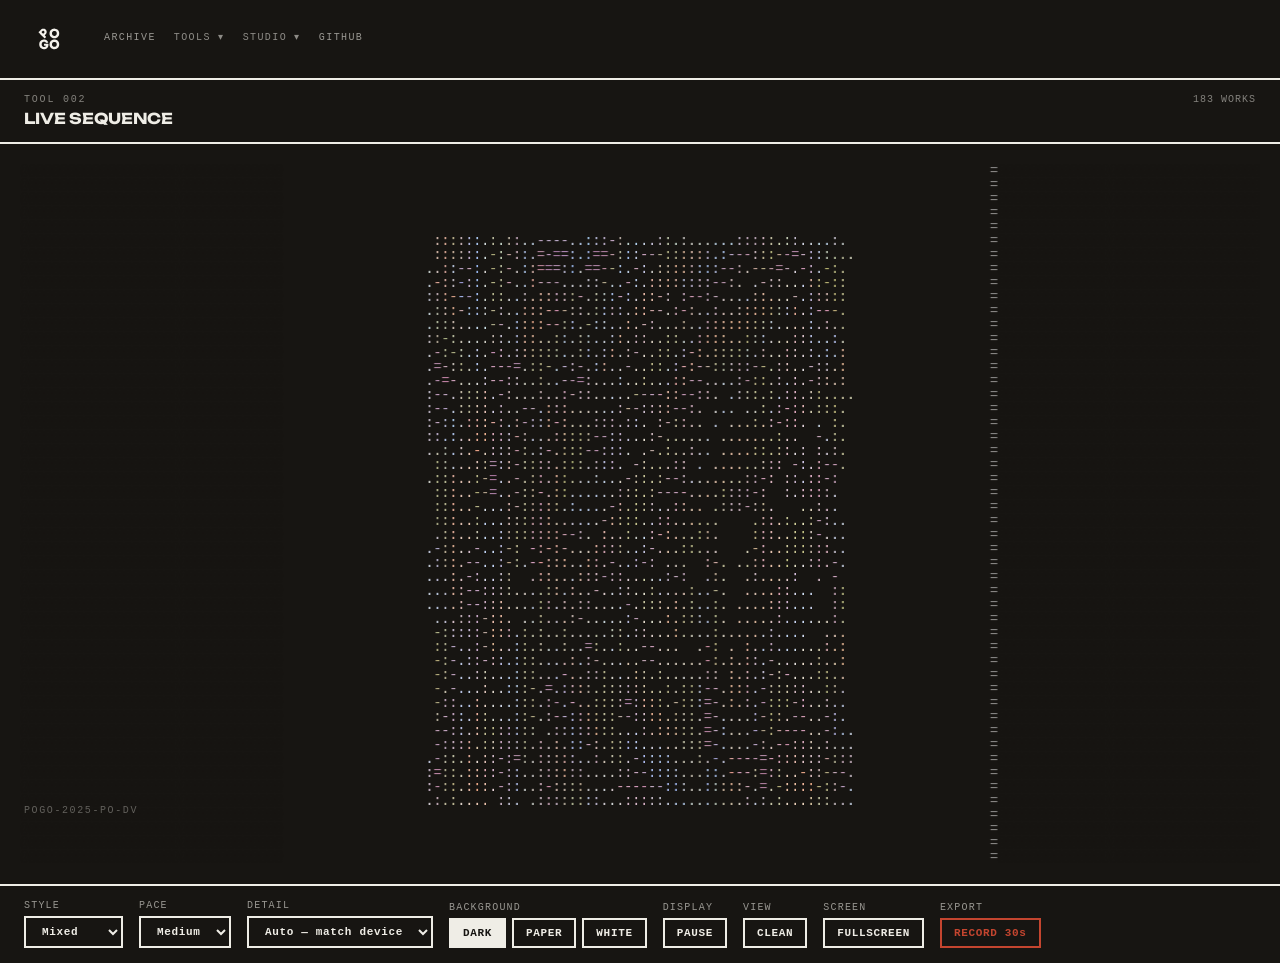
<file: art-to-text-live-sequence.html>
<!DOCTYPE html>
<html lang="en">
<head>
<meta charset="UTF-8">
<meta name="viewport" content="width=device-width, initial-scale=1.0">
<title>POGO Studios Archive — Live Sequence</title>
<link rel="icon" href="pogo-mark.svg" type="image/svg+xml">
<link rel="stylesheet" href="fonts.css">
<meta property="og:site_name" content="POGO Studios">
<meta property="og:title" content="POGO Studios Archive — Live Sequence">
<meta property="og:description" content="A continuous sequence through the POGO Studios archive, rendered as text.">
<meta property="og:type" content="website">
<meta property="og:url" content="https://app.pogostudios.xyz/art-to-text-live-sequence.html">
<meta property="og:image" content="https://app.pogostudios.xyz/share-card.png">
<meta property="og:image:width" content="1200">
<meta property="og:image:height" content="630">
<meta name="twitter:card" content="summary_large_image">
<meta name="twitter:title" content="POGO Studios Archive — Live Sequence">
<meta name="twitter:description" content="A continuous sequence through the POGO Studios archive, rendered as text.">
<meta name="twitter:image" content="https://app.pogostudios.xyz/share-card.png">
<meta name="description" content="A continuous sequence through the POGO Studios archive, rendered as text.">
<link rel="manifest" href="app.webmanifest">
<meta name="theme-color" content="#171512">
<meta name="apple-mobile-web-app-capable" content="yes">
<meta name="apple-mobile-web-app-status-bar-style" content="black">
<meta name="apple-mobile-web-app-title" content="POGO">
<link rel="apple-touch-icon" href="icons/apple-touch-icon.png">
<style>
  * { box-sizing: border-box; margin: 0; padding: 0; }
  :root { --fg: #EFEDE6; --bg: #171512; --splash-bg: #171512; --bar-bg: #171512; --bar-fg: #EFEDE6; }
  body {
    background: var(--bg); color: var(--fg);
    transition: background 0.25s, color 0.25s;
    font-family: 'IBM Plex Mono', ui-monospace, 'Cascadia Code', Menlo, monospace;
    min-height: 100vh; display: flex; flex-direction: column;
  }
  nav {
    border-bottom: 2px solid var(--fg); padding: 14px 24px;
    display: flex; justify-content: space-between; align-items: center;
    flex-wrap: wrap; gap: 12px;
  }
  .mark {
    display: flex; align-items: center; gap: 9px;
    font-size: 12px; letter-spacing: 0.18em; font-weight: 700;
    color: var(--fg); text-decoration: none; opacity: 1;
  }
  .mark img { height: 50px; width: auto; display: block; }
  .mark:hover { opacity: 0.6; }
  @media (max-width: 600px) {
    .mark span { display: none; }
    .mark img { height: 42px; }
  }
  .navlinks { display: flex; gap: 18px; flex-wrap: wrap; align-items: center; }
  .navlinks a {
    color: var(--fg); text-decoration: none; font-size: 10px;
    letter-spacing: 0.14em; opacity: 0.6; padding-bottom: 2px;
    border-bottom: 2px solid transparent;
  }
  .navlinks a:hover { opacity: 1; }
  .navdrop { position: relative; display: flex; align-items: center; }
  .navtrigger {
    font-family: inherit; font-size: 10px; letter-spacing: 0.14em;
    background: none; border: none; padding: 0 0 2px; cursor: pointer;
    display: block; line-height: inherit; font-weight: inherit;
    color: var(--fg); opacity: 0.55; border-bottom: 2px solid transparent;
  }
  .navtrigger:hover, .navdrop.open .navtrigger { opacity: 1; }
  .navdrop.open .navtrigger { border-bottom-color: var(--fg); }
  .navmenu {
    display: none; position: absolute; top: 100%; left: 0; z-index: 60;
    max-width: min(240px, calc(100vw - 32px));
    background: var(--bg); border: 2px solid var(--fg); min-width: 172px; margin-top: 6px;
  }
  .navdrop.open .navmenu { display: block; }
  .navmenu a {
    display: block; width: 100%; text-align: left; padding: 10px 13px;
    font-family: inherit; font-size: 10px; letter-spacing: 0.12em;
    border: none; border-bottom: 1px solid rgba(128,128,128,0.35);
    background: none; color: inherit; opacity: 0.75; cursor: pointer;
  }
  .navmenu a:last-child { border-bottom: none; }
  .navmenu a:hover { opacity: 1; background: rgba(128,128,128,0.16); }

  .navlinks a.here { opacity: 1; border-bottom-color: var(--fg); }

  header {
    border-bottom: 2px solid var(--fg); padding: 14px 24px;
    display: flex; justify-content: space-between; align-items: baseline;
    flex-wrap: wrap; gap: 8px;
  }
  .eyebrow { font-size: 10px; letter-spacing: 0.18em; opacity: 0.5; }
  h1 { font-family: var(--font-display); font-size: 15px; font-weight: 700; margin-top: 4px; letter-spacing: -0.01em; }
  .status { font-size: 10px; letter-spacing: 0.1em; opacity: 0.5; }

  .stage {
    flex: 1; display: flex; align-items: center; justify-content: center;
    padding: 20px; min-height: 300px;
  }
  canvas { max-width: 100%; max-height: 100%; display: block; }

  .panel {
    border-top: 2px solid var(--fg); padding: 14px 24px;
    display: flex; gap: 16px; flex-wrap: wrap; align-items: flex-end;
  }
  .ctl { display: flex; flex-direction: column; gap: 5px; }
  .label { font-size: 10px; letter-spacing: 0.12em; opacity: 0.6; }
  select, button {
    font-family: inherit; font-size: 11px; font-weight: 700;
    letter-spacing: 0.06em; padding: 7px 12px;
    border: 2px solid var(--fg); background: transparent; color: var(--fg); cursor: pointer;
  }
  button.on { background: var(--fg); color: var(--bg); }
  button.rec { border-color: #C4452F; color: #C4452F; }
  button.rec.on { background: #C4452F; color: var(--bg); }
  .idtag {
    position: fixed; bottom: 84px; left: 24px; z-index: 5;
    font-size: 10px; letter-spacing: 0.16em; opacity: 0.35; pointer-events: none;
  }

  /* Clean view — chrome hidden, page stays */
  body.clean nav, body.clean header, body.clean .panel, body.clean .idtag { display: none; }
  body.clean .stage { padding: 0; }
  #exitClean {
    display: none; position: fixed; top: 16px; right: 16px; z-index: 20;
    opacity: 0.35;
  }
  #exitClean:hover { opacity: 1; }
  body.clean #exitClean { display: block; }

  /* Embed mode — for iframes */
  body.embed nav, body.embed header, body.embed .panel,
  body.embed .idtag, body.embed #exitClean { display: none; }
  body.embed .stage { padding: 0; }

  @media (max-width: 900px) {
    nav { padding: 11px 14px; }
    .navlinks {
      flex-wrap: wrap; overflow: visible; gap: 10px 14px; max-width: 100%;
    }
    .navlinks a { white-space: nowrap; font-size: 9.5px; }
    .navmenu a { padding: 13px 14px; font-size: 11px; }
    .navtrigger { font-size: 9.5px; }
    header { padding: 12px 16px; }
    .stage { padding: 12px; min-height: 220px; }
    .panel { padding: 12px 16px; gap: 12px; }
    .ctl { flex: 1 1 45%; }
    select, button { width: 100%; min-height: 38px; }
    .idtag { bottom: 8px; left: 14px; top: auto; font-size: 9px; }
  }

  /* ---------- desktop: nav sits left, menus stay inside the page ---------- */
  nav { justify-content: flex-start; gap: 30px; }
  .navmenu { max-width: 190px; min-width: 158px; }

  /* ---------- mobile: app shell rather than a web nav ---------- */
  .splash {
    position: fixed; inset: 0; z-index: 200; display: none;
    align-items: center; justify-content: center; overflow: hidden;
    background-color: var(--splash-bg, #EFEDE6);
    transition: opacity 0.5s ease;
  }
  /* Artwork sits in its own layer so it can move independently of the mark.
     The drawing radiates outward, so the motion pushes gently outward too. */
  .splash::before {
    content: ""; position: absolute; inset: 0;
    background-image: url('splash.png');
    background-size: cover; background-position: center;
    /* pixel art: keep the squares crisp rather than smoothed */
    image-rendering: pixelated;
    image-rendering: crisp-edges;
  }
  .splash.gone { opacity: 0; pointer-events: none; }

  .appbar { display: none; }

  @media (max-width: 900px) {
    .splash { display: flex; }

    nav { justify-content: center; padding: 10px 14px; gap: 0; }
    nav .navlinks { display: none; }
    .mark { justify-content: center; }

    .appbar {
      display: flex; position: fixed; bottom: 0; left: 0; right: 0; z-index: 90;
      background: var(--bar-bg, #EFEDE6);
      border-top: 2px solid var(--bar-fg, #171512);
      padding-bottom: env(safe-area-inset-bottom, 0px);
    }
    .appbar a {
      flex: 1; text-align: center; text-decoration: none;
      color: var(--bar-fg, #171512); font-size: 9.5px; letter-spacing: 0.1em;
      font-weight: 700; padding: 15px 2px 14px; opacity: 0.45;
      border-right: 1px solid rgba(128,128,128,0.3);
    }
    .appbar a:last-child { border-right: none; }
    .appbar a.here { opacity: 1; }
    .appbar a.here::before {
      content: ""; display: block; height: 2px; width: 22px;
      background: var(--bar-fg, #171512); margin: -15px auto 11px;
    }
    body { padding-bottom: calc(52px + env(safe-area-inset-bottom, 0px)); }
  }
</style>
</head>
<body>
<div class="splash" id="splash"></div>

<nav>
  <a class="mark" href="index.html"><img src="pogo-mark-light.svg" alt="POGO Studios"></a>
  <div class="navlinks">
    <a href="archive.html">ARCHIVE</a>
    <div class="navdrop open-current">
      <button class="navtrigger" type="button">TOOLS ▾</button>
      <div class="navmenu">
        <a href="text-renderer.html">TEXT RENDERER</a>
        <a href="art-to-text-live-sequence.html">LIVE SEQUENCE</a>
      </div>
    </div>
    <div class="navdrop">
      <button class="navtrigger" type="button">STUDIO ▾</button>
      <div class="navmenu">
        <a href="https://www.pogostudios.xyz" target="_blank" rel="noopener">STUDIO SITE</a>
        <a href="https://www.pogostudios.xyz/process" target="_blank" rel="noopener">PROCESS</a>
        <a href="https://x.com/pogo_xyz" target="_blank" rel="noopener">POGO ON X</a>
      </div>
    </div>
    <a href="https://github.com/POGO-XYZ" target="_blank" rel="noopener">GITHUB</a>
  </div>
</nav>

<header>
  <div>
    <div class="eyebrow">TOOL 002</div>
    <h1>LIVE SEQUENCE</h1>
  </div>
  <div class="status" id="status">LOADING ARCHIVE…</div>
</header>

<div class="stage"><canvas id="stage"></canvas></div>
<div class="idtag" id="idtag"></div>
<button id="exitClean">EXIT CLEAN VIEW</button>

<div class="panel">
  <div class="ctl">
    <span class="label">STYLE</span>
    <select id="modeSel">
      <option value="mixed">Mixed</option>
      <option value="ascii">ASCII</option>
      <option value="braille">Braille</option>
    </select>
  </div>
  <div class="ctl">
    <span class="label">PACE</span>
    <select id="paceSel">
      <option value="slow">Slow</option>
      <option value="mid" selected>Medium</option>
      <option value="fast">Fast</option>
    </select>
  </div>
  <div class="ctl">
    <span class="label">DETAIL</span>
    <select id="detailSel">
      <option value="auto" selected>Auto — match device</option>
      <option value="110">Coarse</option>
      <option value="150">Standard</option>
      <option value="200">Fine</option>
      <option value="max">Max — fill screen</option>
    </select>
  </div>
  <div class="ctl">
    <span class="label">BACKGROUND</span>
    <div style="display:flex;gap:6px">
      <button id="bgDark" class="on">DARK</button>
      <button id="bgPaper">PAPER</button>
      <button id="bgWhite">WHITE</button>
    </div>
  </div>
  <div class="ctl">
    <span class="label">DISPLAY</span>
    <button id="pauseBtn">PAUSE</button>
  </div>
  <div class="ctl">
    <span class="label">VIEW</span>
    <button id="cleanBtn">CLEAN</button>
  </div>
  <div class="ctl">
    <span class="label">SCREEN</span>
    <button id="fsBtn">FULLSCREEN</button>
  </div>
  <div class="ctl">
    <span class="label">EXPORT</span>
    <button id="recBtn" class="rec">RECORD 30s</button>
  </div>
</div>

<script>
(function () {
  "use strict";

  var OWNER = "POGO-XYZ";
  var REPO = "POGO-ARCHIVE-MEDIA";
  var API = "https://api.github.com/repos/" + OWNER + "/" + REPO + "/contents/";

  var Q = location.search;
  var THEMES = {
    dark:  { bg: "#171512", fg: "#EFEDE6", invert: false },
    paper: { bg: "#EFEDE6", fg: "#171512", invert: true },
    white: { bg: "#FFFFFF", fg: "#171512", invert: true }
  };
  var theme = /[?&]paper/.test(Q) ? "paper" : /[?&]white/.test(Q) ? "white" : "dark";
  var BASE_RAMP = /[?&]pogo/.test(Q) ? "POGO#*+=-:. " : "@%#*+=-:. ";
  var RAMP = BASE_RAMP;
  var BG = THEMES[theme].bg;
  var PAPER = theme !== "dark";

  function applyTheme(name) {
    theme = name;
    var t = THEMES[name];
    BG = t.bg;
    // on light grounds the density ramp reverses so tone reads correctly
    RAMP = t.invert ? BASE_RAMP.split("").reverse().join("") : BASE_RAMP;
    document.documentElement.style.setProperty("--bg", t.bg);
    document.documentElement.style.setProperty("--fg", t.fg);
    document.documentElement.style.setProperty("--bar-bg", t.bg);
    document.documentElement.style.setProperty("--bar-fg", t.fg);
    var st = document.querySelector(".stage");
    if (st) st.style.background = t.bg;
    Array.prototype.forEach.call(document.querySelectorAll("#bgDark,#bgPaper,#bgWhite"), function (b) {
      b.classList.toggle("on", b.id.toLowerCase() === "bg" + name);
    });
    var m = document.querySelector(".mark img");
    if (m) m.src = t.invert ? "pogo-mark.svg" : "pogo-mark-light.svg";
    if (frameB) paint(1);
  }
  var CELL_W = 8, CELL_H = 14;
  var MIN_CELL = 5, MAX_CELL = 15;      // detail ceiling / floor
  var autoQuality = true;
  var frameTimes = [], lastCheck = 0, settleUntil = 0;
  var ASPECT = 9 / 16;

  var BAYER = [[0,8,2,10],[12,4,14,6],[3,11,1,9],[15,7,13,5]];
  var BRAILLE_BITS = [[0x01,0x08],[0x02,0x10],[0x04,0x20],[0x40,0x80]];

  var PACE = {
    slow: { hold: 3800, trans: 3400 },
    mid:  { hold: 2200, trans: 2200 },
    fast: { hold: 1200, trans: 1300 }
  };

  var detailSetting = "auto";
  var cols = 150, rows = 48, subW = 300, subH = 192;

  var canvas = document.getElementById("stage");
  var ctx = canvas.getContext("2d");
  var work = document.createElement("canvas");
  var wctx = work.getContext("2d", { willReadFrequently: true });
  var tiny = document.createElement("canvas");
  tiny.width = 24; tiny.height = 24;
  var tctx = tiny.getContext("2d", { willReadFrequently: true });

  var playlist = [], analyzed = [], played = {};
  var current = null;
  var frameA = null, frameB = null;
  var modeA = "ascii", modeB = "ascii";
  var mixTones = null, mixColors = null;
  var phase = "hold", phaseStart = 0;
  var paused = false, styleMode = "mixed", pace = PACE.mid;
  var imgCache = {}, recorder = null, loadingMore = false, started = false;

  function setStatus(t) { document.getElementById("status").textContent = t; }

  function computeCols() {
    if (detailSetting !== "max" && detailSetting !== "auto") return +detailSetting;
    var stage = document.querySelector(".stage");
    var avail = stage.clientWidth || window.innerWidth;
    // account for stage padding
    var c = Math.floor((avail - 4) / CELL_W);
    return Math.max(80, Math.min(420, c));
  }

  var DPR = Math.min(window.devicePixelRatio || 1, 3);

  function sizeGrid() {
    cols = computeCols();
    var frameW = cols * CELL_W;
    rows = Math.max(10, Math.round((frameW * ASPECT) / CELL_H));
    // don't exceed available height
    var stage = document.querySelector(".stage");
    var maxRows = Math.floor((stage.clientHeight - 4) / CELL_H);
    if (maxRows > 8 && rows > maxRows) {
      rows = maxRows;
      cols = Math.max(80, Math.round((rows * CELL_H / ASPECT) / CELL_W));
      if (detailSetting !== "max" && detailSetting !== "auto") cols = +detailSetting;
    }
    subW = cols * 2; subH = rows * 4;
    var cssW = cols * CELL_W, cssH = rows * CELL_H;
    canvas.width = Math.round(cssW * DPR);
    canvas.height = Math.round(cssH * DPR);
    canvas.style.width = cssW + "px";
    canvas.style.height = cssH + "px";
    ctx.setTransform(DPR, 0, 0, DPR, 0, 0);
    ctx.font = CELL_H + 'px ui-monospace, "Cascadia Code", Menlo, monospace';
    ctx.textBaseline = "top";
    mixTones = new Float32Array(subW * subH);
    mixColors = new Float32Array(cols * rows * 3);
  }

  function loadArchive() {
    fetch("manifest.json", { cache: "no-cache" })
      .then(function (r) { return r.ok ? r.json() : null; })
      .catch(function () { return null; })
      .then(function (m) {
        if (m && m.works && m.works.length) {
          m.works.forEach(function (w) {
            // thumbnails are ample for character rendering and load far faster
            var src = w.thumb_url || w.media_url;
            if (src) playlist.push({ name: w.id, url: src });
          });
          return;
        }
        return apiLoad();     // fallback before a manifest is published
      })
      .then(function () {
        if (!playlist.length) throw new Error("no works");
        shuffle(playlist);
        setStatus(playlist.length + " WORKS");
        return fillPool(8);
      })
      .then(start)
      .catch(function () { setStatus("ARCHIVE UNAVAILABLE"); });
  }

  function apiLoad() {
    return fetch(API)
      .then(function (r) { return r.json(); })
      .then(function (items) {
        var years = items.filter(function (i) {
          return i.type === "dir" && /^\d{4}$/.test(i.name);
        }).map(function (i) { return i.name; });
        return Promise.all(years.map(function (y) {
          return fetch(API + y).then(function (r) { return r.json(); });
        }));
      })
      .then(function (folders) {
        folders.forEach(function (files) {
          if (!Array.isArray(files)) return;
          files.forEach(function (f) {
            if (f.type === "file" && /\.(jpe?g|png|webp)$/i.test(f.name)) {
              playlist.push({ name: f.name.replace(/\.[^.]+$/, ""), url: f.download_url });
            }
          });
        });
      });
  }

  function shuffle(a) {
    for (var i = a.length - 1; i > 0; i--) {
      var j = Math.floor(Math.random() * (i + 1));
      var t = a[i]; a[i] = a[j]; a[j] = t;
    }
  }

  function getImage(entry) {
    if (imgCache[entry.url]) return Promise.resolve(imgCache[entry.url]);
    return new Promise(function (res, rej) {
      var img = new Image();
      img.crossOrigin = "anonymous";
      img.onload = function () { imgCache[entry.url] = img; res(img); };
      img.onerror = rej;
      img.src = entry.url;
    });
  }

  function signature(img) {
    tctx.drawImage(img, 0, 0, 24, 24);
    var d = tctx.getImageData(0, 0, 24, 24).data;
    var r = 0, g = 0, b = 0, l = 0, n = 576, lums = new Float32Array(n);
    for (var i = 0; i < n; i++) {
      var k = i * 4;
      r += d[k]; g += d[k+1]; b += d[k+2];
      var lum = 0.2126*d[k] + 0.7152*d[k+1] + 0.0722*d[k+2];
      lums[i] = lum; l += lum;
    }
    r/=n; g/=n; b/=n; l/=n;
    var v = 0;
    for (var j = 0; j < n; j++) { var dd = lums[j]-l; v += dd*dd; }
    return { r:r, g:g, b:b, l:l, c:Math.sqrt(v/n) };
  }

  function distance(a, b) {
    var dl=(a.l-b.l)/255, dc=(a.c-b.c)/128;
    var dr=(a.r-b.r)/255, dg=(a.g-b.g)/255, db=(a.b-b.b)/255;
    return Math.sqrt(dl*dl*3 + dc*dc*1.5 + dr*dr + dg*dg + db*db);
  }

  function fillPool(n) {
    if (loadingMore) return Promise.resolve();
    loadingMore = true;
    var batch = [];
    for (var i = 0; i < playlist.length && batch.length < n; i++) {
      var e = playlist[i];
      if (!e._seen) { e._seen = true; batch.push(e); }
    }
    return Promise.all(batch.map(function (e) {
      return getImage(e).then(function (img) {
        e.sig = signature(img);
        analyzed.push(e);
      }).catch(function () {});
    })).then(function () { loadingMore = false; });
  }

  function chooseNext(from) {
    var pool = analyzed.filter(function (e) { return !played[e.url]; });
    if (!pool.length) { played = {}; pool = analyzed.slice(); }
    if (!from) return pool[Math.floor(Math.random()*pool.length)];
    var best = null, bestD = Infinity;
    pool.forEach(function (e) {
      var d = distance(from.sig, e.sig);
      if (d < bestD) { bestD = d; best = e; }
    });
    return best || pool[0];
  }

  function buildFrame(img) {
    work.width = subW; work.height = subH;
    wctx.fillStyle = BG;
    wctx.fillRect(0, 0, subW, subH);
    var frameAspect = (subW/2*CELL_W) / (subH/4*CELL_H);
    var ia = img.width / img.height;
    var w, h;
    if (ia > frameAspect) { w = subW; h = subW/ia*(CELL_W/CELL_H)*2; }
    else { h = subH; w = subH*ia/(CELL_W/CELL_H)/2; }
    w = Math.max(2, Math.round(w)); h = Math.max(2, Math.round(h));
    // crop a margin off the source, then overdraw by a pixel on each side so
    // no half-sampled background row survives at the frame edge
    var _cx = Math.round(img.width * 0.05), _cy = Math.round(img.height * 0.05);
    var _ox = Math.floor((subW - w) / 2) - 2, _oy = Math.floor((subH - h) / 2) - 2;
    wctx.drawImage(img, _cx, _cy, img.width - _cx * 2, img.height - _cy * 2,
                   _ox, _oy, w + 4, h + 4);

    var d = wctx.getImageData(0, 0, subW, subH).data;
    var tones = new Float32Array(subW*subH);
    for (var p = 0; p < subW*subH; p++) {
      var k = p*4;
      tones[p] = 0.2126*d[k] + 0.7152*d[k+1] + 0.0722*d[k+2];
    }
    var colors = new Float32Array(cols*rows*3);
    for (var cy = 0; cy < rows; cy++) {
      for (var cx = 0; cx < cols; cx++) {
        var r=0,g=0,b=0;
        for (var dy = 0; dy < 4; dy++) {
          for (var dx = 0; dx < 2; dx++) {
            var kk = ((cy*4+dy)*subW + (cx*2+dx))*4;
            r += d[kk]; g += d[kk+1]; b += d[kk+2];
          }
        }
        var ci = (cy*cols+cx)*3;
        colors[ci]=r/8; colors[ci+1]=g/8; colors[ci+2]=b/8;
      }
    }
    return { tones: tones, colors: colors };
  }

  function paint(p) {
    ctx.fillStyle = BG;
    ctx.fillRect(0, 0, cols * CELL_W, rows * CELL_H);
    if (!frameB) return;
    var A = frameA, B = frameB;
    var blending = A && p < 1;
    var e = p < 0.5 ? 2*p*p : 1 - Math.pow(-2*p+2, 2)/2;
    var mode = (!blending || e >= 0.5) ? modeB : modeA;
    var i, n;
    if (blending) {
      n = subW*subH;
      for (i = 0; i < n; i++) mixTones[i] = A.tones[i] + (B.tones[i]-A.tones[i])*e;
      n = cols*rows*3;
      for (i = 0; i < n; i++) mixColors[i] = A.colors[i] + (B.colors[i]-A.colors[i])*e;
    } else {
      mixTones.set(B.tones); mixColors.set(B.colors);
    }
    for (var cy = 0; cy < rows; cy++) {
      for (var cx = 0; cx < cols; cx++) {
        var ch, cellTone = 0;
        if (mode === "braille") {
          var code = 0;
          for (var dy = 0; dy < 4; dy++) {
            for (var dx = 0; dx < 2; dx++) {
              var sx = cx*2+dx, sy = cy*4+dy;
              var t = mixTones[sy*subW+sx];
              cellTone += t;
              if (t < (BAYER[sy&3][sx&3]+0.5)/16*255) code |= BRAILLE_BITS[dy][dx];
            }
          }
          ch = String.fromCharCode(0x2800 + code);
          if (code === 0) continue;
        } else {
          for (var ay = 0; ay < 4; ay++)
            for (var ax = 0; ax < 2; ax++)
              cellTone += mixTones[(cy*4+ay)*subW + (cx*2+ax)];
          cellTone /= 8;
          var idx = Math.min(RAMP.length-1, Math.floor(cellTone/255*RAMP.length));
          ch = RAMP[idx];
          if (ch === " ") continue;
        }
        var ci = (cy*cols+cx)*3;
        ctx.fillStyle = "rgb(" + (mixColors[ci]|0) + "," +
                        (mixColors[ci+1]|0) + "," + (mixColors[ci+2]|0) + ")";
        ctx.fillText(ch, cx*CELL_W, cy*CELL_H);
      }
    }
  }

  function pickStyle() {
    if (styleMode !== "mixed") return styleMode;
    return Math.random() < 0.5 ? "ascii" : "braille";
  }

  function advance() {
    var entry = chooseNext(current);
    if (!entry) return Promise.resolve();
    played[entry.url] = true;
    return getImage(entry).then(function (img) {
      frameA = frameB; modeA = modeB;
      frameB = buildFrame(img); modeB = pickStyle();
      current = entry;
      document.getElementById("idtag").textContent = entry.name;
      phase = frameA ? "trans" : "hold";
      phaseStart = performance.now();
      if (analyzed.length < playlist.length) fillPool(4);
    }).catch(function () {});
  }

  function loop(now) {
    requestAnimationFrame(loop);
    if (paused || !frameB) return;
    sampleQuality(now);
    var el = now - phaseStart;
    if (phase === "trans") {
      var p = Math.min(1, el / pace.trans);
      paint(p);
      if (p >= 1) { phase = "hold"; phaseStart = now; frameA = null; }
    } else {
      paint(1);
      if (el > pace.hold) advance();
    }
  }

  function start() {
    if (started) return;
    started = true;
    sizeGrid();
    advance().then(function () { requestAnimationFrame(loop); });
  }

  function rebuild() {
    sizeGrid();
    frameA = null; frameB = null;
    advance();
  }

  // Re-render the work already on screen at the new grid size.
  function resizeKeep() {
    sizeGrid();
    frameA = null;
    if (current && imgCache[current.url]) {
      frameB = buildFrame(imgCache[current.url]);
      phase = "hold";
      phaseStart = performance.now();
    } else {
      advance();
    }
  }

  // ---------- adaptive quality ----------
  // Measures real frame rate and trades character density for smoothness.
  function sampleQuality(now) {
    if (!autoQuality || detailSetting !== "auto") return;
    frameTimes.push(now);
    if (frameTimes.length > 90) frameTimes.shift();
    if (now < settleUntil || now - lastCheck < 2000 || frameTimes.length < 40) return;
    lastCheck = now;

    var span = frameTimes[frameTimes.length - 1] - frameTimes[0];
    var fps = (frameTimes.length - 1) / (span / 1000);
    var changed = false;

    if (fps < 26 && CELL_W < MAX_CELL) {          // struggling — coarsen
      CELL_W += 1; CELL_H = Math.round(CELL_W * 1.75); changed = true;
    } else if (fps > 55 && CELL_W > MIN_CELL) {   // headroom — refine
      CELL_W -= 1; CELL_H = Math.round(CELL_W * 1.75); changed = true;
    }

    if (changed) {
      frameTimes = [];
      settleUntil = now + 2500;                   // let it stabilise before judging again
      resizeKeep();
      var st = document.getElementById("status");
      if (st) st.textContent = playlist.length + " WORKS \u00B7 " +
        (CELL_W <= 6 ? "HIGH" : CELL_W <= 9 ? "STANDARD" : "LIGHT") + " DETAIL";
    }
  }

  function record() {
    if (recorder) return;
    var btn = document.getElementById("recBtn");
    var stream = canvas.captureStream(30);
    var mime = MediaRecorder.isTypeSupported("video/webm;codecs=vp9")
      ? "video/webm;codecs=vp9" : "video/webm";
    var chunks = [];
    recorder = new MediaRecorder(stream, { mimeType: mime, videoBitsPerSecond: 12000000 });
    recorder.ondataavailable = function (e) { if (e.data.size) chunks.push(e.data); };
    recorder.onstop = function () {
      var blob = new Blob(chunks, { type: "video/webm" });
      var a = document.createElement("a");
      a.href = URL.createObjectURL(blob);
      a.download = "pogo-sequence-" + Date.now() + ".webm";
      document.body.appendChild(a); a.click(); document.body.removeChild(a);
      recorder = null;
      btn.classList.remove("on"); btn.textContent = "RECORD 30s";
    };
    recorder.start();
    btn.classList.add("on");
    var left = 30;
    btn.textContent = "RECORDING " + left + "s";
    var tick = setInterval(function () {
      left--;
      btn.textContent = "RECORDING " + left + "s";
      if (left <= 0) { clearInterval(tick); if (recorder) recorder.stop(); }
    }, 1000);
  }

  document.getElementById("modeSel").addEventListener("change", function () { styleMode = this.value; });
  document.getElementById("paceSel").addEventListener("change", function () { pace = PACE[this.value]; });
  document.getElementById("detailSel").addEventListener("change", function () {
    detailSetting = this.value;
    if (detailSetting === "auto") {
      CELL_W = 8; CELL_H = 14;
      frameTimes = []; settleUntil = performance.now() + 2500;
    }
    rebuild();
  });
  document.getElementById("pauseBtn").addEventListener("click", function () {
    paused = !paused;
    this.classList.toggle("on", paused);
    this.textContent = paused ? "RESUME" : "PAUSE";
    if (!paused) phaseStart = performance.now();
  });

  function toggleClean(on) {
    document.body.classList.toggle("clean", on);
    document.getElementById("cleanBtn").classList.toggle("on", on);
    setTimeout(rebuild, 60);
  }
  document.getElementById("cleanBtn").addEventListener("click", function () {
    toggleClean(!document.body.classList.contains("clean"));
  });
  document.getElementById("exitClean").addEventListener("click", function () { toggleClean(false); });

  var fsBtn = document.getElementById("fsBtn");
  var canFullscreen = !!(document.documentElement.requestFullscreen);
  if (!canFullscreen) {
    // iOS Safari can't fullscreen arbitrary elements; clean view is the
    // equivalent experience, so relabel rather than offering a dead button.
    fsBtn.textContent = "HIDE CONTROLS";
    fsBtn.addEventListener("click", function () {
      toggleClean(!document.body.classList.contains("clean"));
    });
  } else {
    fsBtn.addEventListener("click", function () {
      if (!document.fullscreenElement) document.documentElement.requestFullscreen();
      else if (document.exitFullscreen) document.exitFullscreen();
    });
  }
  document.addEventListener("fullscreenchange", function () {
    var on = !!document.fullscreenElement;
    document.getElementById("fsBtn").classList.toggle("on", on);
    document.getElementById("fsBtn").textContent = on ? "EXIT FULLSCREEN" : "FULLSCREEN";
    setTimeout(rebuild, 120);
  });

  document.addEventListener("keydown", function (e) {
    if (e.key === "Escape" && document.body.classList.contains("clean")) toggleClean(false);
  });

  var rt;
  window.addEventListener("resize", function () {
    clearTimeout(rt);
    rt = setTimeout(function () { if (started) rebuild(); }, 250);
  });

  if (/[?&]embed/.test(Q)) document.body.classList.add("embed");
  ["Dark","Paper","White"].forEach(function (n) {
    var b = document.getElementById("bg" + n);
    if (b) b.addEventListener("click", function () { applyTheme(n.toLowerCase()); });
  });
  applyTheme(theme);

  sizeGrid();
  loadArchive();
})();
</script>

<script>
(function () {
  var drops = document.querySelectorAll(".navdrop");
  Array.prototype.forEach.call(drops, function (d) {
    var t = d.querySelector(".navtrigger");
    t.addEventListener("click", function (e) {
      e.stopPropagation();
      var wasOpen = d.classList.contains("open");
      Array.prototype.forEach.call(drops, function (x) { x.classList.remove("open"); });
      if (!wasOpen) d.classList.add("open");
    });
  });
  document.addEventListener("click", function () {
    Array.prototype.forEach.call(drops, function (d) { d.classList.remove("open"); });
  });
  document.addEventListener("keydown", function (e) {
    if (e.key === "Escape") {
      Array.prototype.forEach.call(drops, function (d) { d.classList.remove("open"); });
    }
  });

})();
</script>
<nav class="appbar">
  <a href="index.html" data-page="index">HOME</a>
  <a href="archive.html" data-page="archive">ARCHIVE</a>
  <a href="text-renderer.html" data-page="text-renderer">RENDER</a>
  <a href="art-to-text-live-sequence.html" data-page="art-to-text-live-sequence">SEQUENCE</a>
</nav>

<script>
(function () {
  // Splash: shown once per session so returning to a page feels instant
  var sp = document.getElementById("splash");
  if (sp) {
    var seen = false;
    try { seen = sessionStorage.getItem("pogo-splash") === "1"; } catch (e) {}
    if (seen) { sp.parentNode.removeChild(sp); }
    else {
      try { sessionStorage.setItem("pogo-splash", "1"); } catch (e) {}
      setTimeout(function () {
        sp.classList.add("gone");
        setTimeout(function () { if (sp.parentNode) sp.parentNode.removeChild(sp); }, 500);
      }, 900);
    }
  }
  // Mark the active tab from the filename
  var here = (location.pathname.split("/").pop() || "index.html").replace(/\.html$/, "");
  if (!here) here = "index";
  var tabs = document.querySelectorAll(".appbar a");
  Array.prototype.forEach.call(tabs, function (a) {
    if (a.getAttribute("data-page") === here) a.classList.add("here");
  });
})();
</script>

<script>
// Register the service worker so the app can be installed and used offline.
if ("serviceWorker" in navigator) {
  window.addEventListener("load", function () {
    navigator.serviceWorker.register("sw.js").catch(function () {});
  });
}
</script>
</body>
</html>
</file>
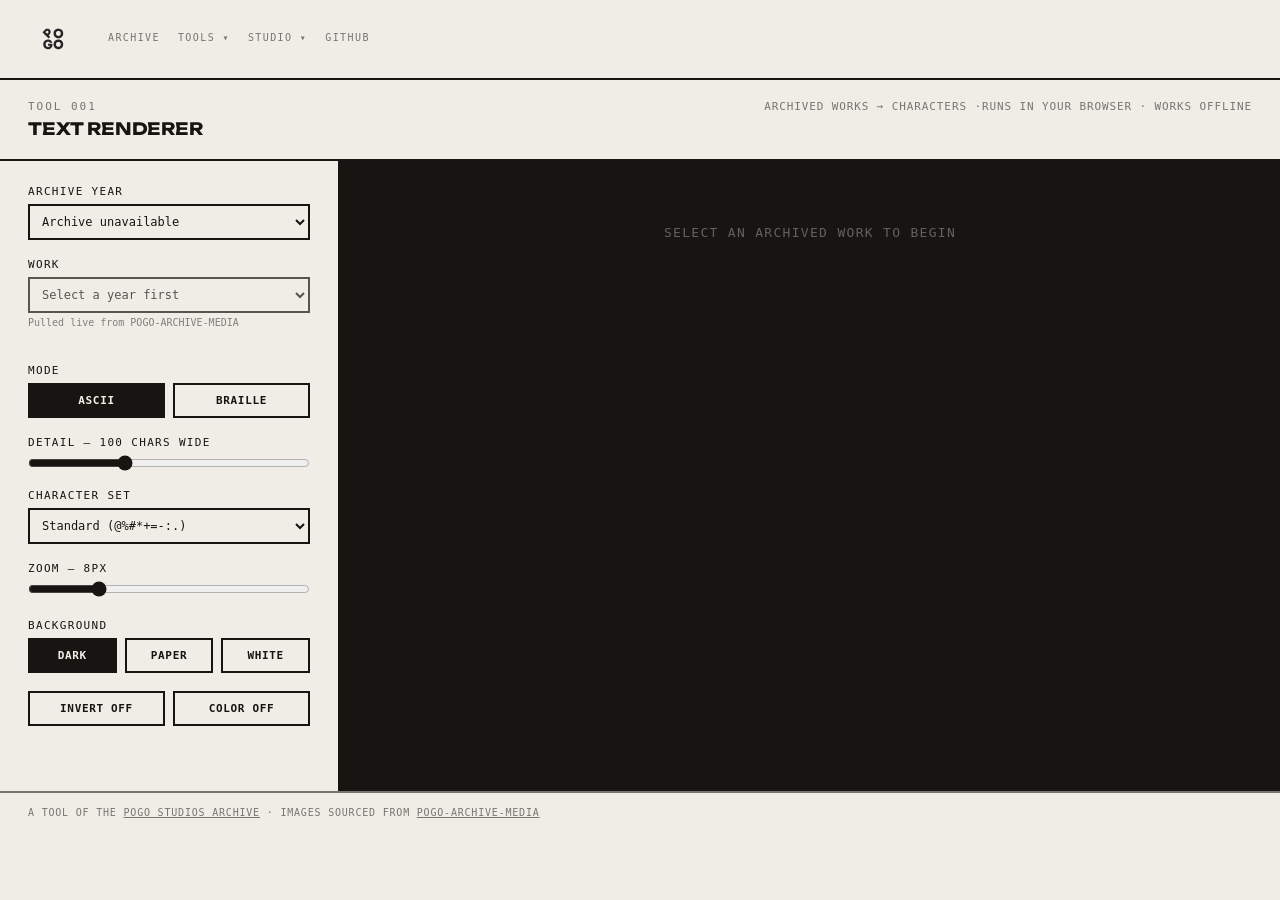
<file: text-renderer.html>
<!DOCTYPE html>
<html lang="en">
<head>
<meta charset="UTF-8">
<meta name="viewport" content="width=device-width, initial-scale=1.0">
<title>POGO Studios Archive — Text Renderer</title>
<link rel="icon" href="pogo-mark.svg" type="image/svg+xml">
<link rel="stylesheet" href="fonts.css">
<meta property="og:site_name" content="POGO Studios">
<meta property="og:title" content="POGO Studios Archive — Text Renderer">
<meta property="og:description" content="Render any archived POGO work as ASCII or Unicode Braille.">
<meta property="og:type" content="website">
<meta property="og:url" content="https://app.pogostudios.xyz/text-renderer.html">
<meta property="og:image" content="https://app.pogostudios.xyz/share-card.png">
<meta property="og:image:width" content="1200">
<meta property="og:image:height" content="630">
<meta name="twitter:card" content="summary_large_image">
<meta name="twitter:title" content="POGO Studios Archive — Text Renderer">
<meta name="twitter:description" content="Render any archived POGO work as ASCII or Unicode Braille.">
<meta name="twitter:image" content="https://app.pogostudios.xyz/share-card.png">
<meta name="description" content="Render any archived POGO work as ASCII or Unicode Braille.">
<link rel="manifest" href="app.webmanifest">
<meta name="theme-color" content="#EFEDE6">
<meta name="apple-mobile-web-app-capable" content="yes">
<meta name="apple-mobile-web-app-status-bar-style" content="default">
<meta name="apple-mobile-web-app-title" content="POGO">
<link rel="apple-touch-icon" href="icons/apple-touch-icon.png">
<style>
  * { box-sizing: border-box; margin: 0; padding: 0; }
  body {
    background: #EFEDE6;
    color: #171512;
    font-family: 'IBM Plex Mono', ui-monospace, 'Cascadia Code', Menlo, monospace;
    min-height: 100vh;
  }
  nav {
    border-bottom: 2px solid #171512; padding: 14px 28px;
    display: flex; justify-content: space-between; align-items: center;
    flex-wrap: wrap; gap: 12px;
  }
  .mark {
    display: flex; align-items: center; gap: 9px;
    font-size: 12px; letter-spacing: 0.18em; font-weight: 700;
    color: #171512; text-decoration: none; opacity: 1;
  }
  .mark img { height: 50px; width: auto; display: block; }
  .mark:hover { opacity: 0.6; }
  @media (max-width: 600px) {
    .mark span { display: none; }
    .mark img { height: 42px; }
  }
  .navlinks { display: flex; gap: 18px; flex-wrap: wrap; align-items: center; }
  .navlinks a {
    color: #171512; text-decoration: none; font-size: 10px;
    letter-spacing: 0.14em; opacity: 0.55; padding-bottom: 2px;
    border-bottom: 2px solid transparent;
  }
  .navlinks a:hover { opacity: 1; }
  .navdrop { position: relative; display: flex; align-items: center; }
  .navtrigger {
    font-family: inherit; font-size: 10px; letter-spacing: 0.14em;
    background: none; border: none; padding: 0 0 2px; cursor: pointer;
    display: block; line-height: inherit; font-weight: inherit;
    color: #171512; opacity: 0.55; border-bottom: 2px solid transparent;
  }
  .navtrigger:hover, .navdrop.open .navtrigger { opacity: 1; }
  .navdrop.open .navtrigger { border-bottom-color: #171512; }
  .navmenu {
    display: none; position: absolute; top: 100%; left: 0; z-index: 60;
    max-width: min(240px, calc(100vw - 32px));
    background: #EFEDE6; border: 2px solid #171512; min-width: 172px; margin-top: 6px;
  }
  .navdrop.open .navmenu { display: block; }
  .navmenu a {
    display: block; width: 100%; text-align: left; padding: 10px 13px;
    font-family: inherit; font-size: 10px; letter-spacing: 0.12em;
    border: none; border-bottom: 1px solid rgba(128,128,128,0.35);
    background: none; color: inherit; opacity: 0.75; cursor: pointer;
  }
  .navmenu a:last-child { border-bottom: none; }
  .navmenu a:hover { opacity: 1; background: rgba(128,128,128,0.16); }

  .navlinks a.here { opacity: 1; border-bottom-color: #171512; }
  header {
    border-bottom: 2px solid #171512;
    padding: 20px 28px;
    display: flex;
    justify-content: space-between;
    align-items: baseline;
    flex-wrap: wrap;
    gap: 8px;
  }
  .eyebrow { font-size: 11px; letter-spacing: 0.18em; opacity: 0.55; }
  h1 { font-family: var(--font-display); font-size: 17px; font-weight: 700; margin-top: 5px; letter-spacing: -0.01em; }
  .tagline { font-size: 11px; opacity: 0.55; letter-spacing: 0.08em; }
  .mbr { display: none; }
  .taghint::before { content: " \00B7 "; }
  @media (max-width: 900px) {
    .mbr { display: block; }
    .taghint::before { content: none; }
    .tagline { line-height: 1.7; }
  }
  .layout { display: flex; flex-wrap: wrap; }
  .controls {
    width: 280px; min-width: 240px; flex-grow: 1; max-width: 340px;
    padding: 24px 28px; border-right: 2px solid #171512;
    display: flex; flex-direction: column; gap: 18px;
  }
  .label { font-size: 11px; letter-spacing: 0.12em; margin-bottom: 6px; }
  .hint { font-size: 10px; opacity: 0.5; margin-top: 4px; }
  select, input[type=range] { width: 100%; }
  select {
    padding: 8px; font-family: inherit; font-size: 12px;
    border: 2px solid #171512; background: #EFEDE6; color: #171512;
  }
  input[type=range] { accent-color: #171512; }
  button {
    padding: 9px 6px; font-family: inherit; font-size: 11px; font-weight: 700;
    letter-spacing: 0.06em; cursor: pointer; border: 2px solid #171512;
    background: #EFEDE6; color: #171512; flex: 1;
  }
  button.active { background: #171512; color: #EFEDE6; }
  .row { display: flex; gap: 8px; flex-wrap: wrap; }
  .preview {
    width: 100%; border: 2px solid #171512; display: none;
  }
  .output {
    flex: 3; min-width: 300px; padding: 24px 28px;
    background: #171512; min-height: 70vh; overflow: auto;
    transition: background 0.2s;
  }
  .placeholder {
    opacity: 0.35; font-size: 13px; letter-spacing: 0.1em;
    margin-top: 40px; text-align: center; color: #EFEDE6;
  }
  pre { margin: 0; font-family: inherit; letter-spacing: 0; }
  .workinfo { font-size: 11px; opacity: 0.6; word-break: break-all; }
  footer {
    border-top: 2px solid #171512; padding: 14px 28px;
    font-size: 10px; letter-spacing: 0.08em; opacity: 0.55;
  }
  footer a { color: inherit; }

  @media (max-width: 900px) {
    nav { padding: 11px 14px; }
    .navlinks {
      flex-wrap: wrap; overflow: visible; gap: 10px 14px; max-width: 100%;
    }
    .navlinks a { white-space: nowrap; font-size: 9.5px; }
    .navmenu a { padding: 13px 14px; font-size: 11px; }
    .navtrigger { font-size: 9.5px; }
    header { padding: 14px 18px; }
    .controls, div[style*="border-right"] { max-width: 100% !important; width: 100% !important; border-right: none !important; }
    select, button { min-height: 40px; }
    input[type=range] { height: 30px; }
  }

  /* ---------- desktop: nav sits left, menus stay inside the page ---------- */
  nav { justify-content: flex-start; gap: 30px; }
  .navmenu { max-width: 190px; min-width: 158px; }

  /* ---------- mobile: app shell rather than a web nav ---------- */
  .splash {
    position: fixed; inset: 0; z-index: 200; display: none;
    align-items: center; justify-content: center; overflow: hidden;
    background-color: var(--splash-bg, #EFEDE6);
    transition: opacity 0.5s ease;
  }
  /* Artwork sits in its own layer so it can move independently of the mark.
     The drawing radiates outward, so the motion pushes gently outward too. */
  .splash::before {
    content: ""; position: absolute; inset: 0;
    background-image: url('splash.png');
    background-size: cover; background-position: center;
    /* pixel art: keep the squares crisp rather than smoothed */
    image-rendering: pixelated;
    image-rendering: crisp-edges;
  }
  .splash.gone { opacity: 0; pointer-events: none; }

  .appbar { display: none; }

  @media (max-width: 900px) {
    .splash { display: flex; }

    nav { justify-content: center; padding: 10px 14px; gap: 0; }
    nav .navlinks { display: none; }
    .mark { justify-content: center; }

    .appbar {
      display: flex; position: fixed; bottom: 0; left: 0; right: 0; z-index: 90;
      background: var(--bar-bg, #EFEDE6);
      border-top: 2px solid var(--bar-fg, #171512);
      padding-bottom: env(safe-area-inset-bottom, 0px);
    }
    .appbar a {
      flex: 1; text-align: center; text-decoration: none;
      color: var(--bar-fg, #171512); font-size: 9.5px; letter-spacing: 0.1em;
      font-weight: 700; padding: 15px 2px 14px; opacity: 0.45;
      border-right: 1px solid rgba(128,128,128,0.3);
    }
    .appbar a:last-child { border-right: none; }
    .appbar a.here { opacity: 1; }
    .appbar a.here::before {
      content: ""; display: block; height: 2px; width: 22px;
      background: var(--bar-fg, #171512); margin: -15px auto 11px;
    }
    body { padding-bottom: calc(52px + env(safe-area-inset-bottom, 0px)); }
  }
</style>
</head>
<body>
<div class="splash" id="splash"></div>

<nav>
  <a class="mark" href="index.html"><img src="pogo-mark.svg" alt="POGO Studios"></a>
  <div class="navlinks">
    <a href="archive.html">ARCHIVE</a>
    <div class="navdrop open-current">
      <button class="navtrigger" type="button">TOOLS ▾</button>
      <div class="navmenu">
        <a href="text-renderer.html">TEXT RENDERER</a>
        <a href="art-to-text-live-sequence.html">LIVE SEQUENCE</a>
      </div>
    </div>
    <div class="navdrop">
      <button class="navtrigger" type="button">STUDIO ▾</button>
      <div class="navmenu">
        <a href="https://www.pogostudios.xyz" target="_blank" rel="noopener">STUDIO SITE</a>
        <a href="https://www.pogostudios.xyz/process" target="_blank" rel="noopener">PROCESS</a>
        <a href="https://x.com/pogo_xyz" target="_blank" rel="noopener">POGO ON X</a>
      </div>
    </div>
    <a href="https://github.com/POGO-XYZ" target="_blank" rel="noopener">GITHUB</a>
  </div>
</nav>

<header>
  <div>
    <div class="eyebrow">TOOL 001</div>
    <h1>TEXT RENDERER</h1>
  </div>
  <div class="tagline">ARCHIVED WORKS → CHARACTERS<br class="mbr"><span class="taghint">RUNS IN YOUR BROWSER · WORKS OFFLINE</span></div>
</header>

<div class="layout">
  <div class="controls">

    <div>
      <div class="label">ARCHIVE YEAR</div>
      <select id="yearSel"><option>Loading…</option></select>
    </div>

    <div>
      <div class="label">WORK</div>
      <select id="workSel" disabled><option>Select a year first</option></select>
      <div class="hint">Pulled live from POGO-ARCHIVE-MEDIA</div>
    </div>

    <div class="workinfo" id="workInfo"></div>
    <img class="preview" id="preview" alt="source work">

    <div>
      <div class="label">MODE</div>
      <div class="row">
        <button id="modeAscii" class="active">ASCII</button>
        <button id="modeBraille">BRAILLE</button>
      </div>
    </div>

    <div id="asciiControls">
      <div>
        <div class="label">DETAIL — <span id="widthVal">100</span> CHARS WIDE</div>
        <input type="range" id="widthSl" min="40" max="220" value="100">
      </div>
      <div style="margin-top:14px">
        <div class="label">CHARACTER SET</div>
        <select id="rampSel">
          <option value="standard">Standard (@%#*+=-:.)</option>
          <option value="detailed">Detailed (70 levels)</option>
          <option value="blocks">Blocks (█▓▒░)</option>
          <option value="shades">Shades (█▉▊▋▌▍▎▏)</option>
          <option value="minimal">Minimal (#+-.)</option>
          <option value="pogo">POGO (POGO#*+=-:.)</option>
        </select>
      </div>
    </div>

    <div id="brailleControls" style="display:none">
      <div>
        <div class="label">DETAIL — <span id="bwVal">120</span> CELLS WIDE</div>
        <input type="range" id="bwSl" min="30" max="220" value="120">
        <div class="hint">Each cell = 2×4 dots</div>
      </div>
      <div style="margin-top:14px">
        <div class="label">THRESHOLD — <span id="thVal">128</span></div>
        <input type="range" id="thSl" min="20" max="235" value="128">
      </div>
      <div class="row" style="margin-top:14px">
        <button id="ditherBtn" class="active">DITHER ON</button>
      </div>
    </div>

    <div>
      <div class="label">ZOOM — <span id="zoomVal">8</span>PX</div>
      <input type="range" id="zoomSl" min="3" max="24" value="8">
    </div>

    <div>
      <div class="label">BACKGROUND</div>
      <div class="row">
        <button id="themeDark" class="active">DARK</button>
        <button id="themePaper">PAPER</button>
        <button id="themeWhite">WHITE</button>
      </div>
    </div>

    <div class="row">
      <button id="invertBtn">INVERT OFF</button>
      <button id="colorBtn">COLOR OFF</button>
    </div>

    <div class="row" id="exportRow" style="display:none; margin-top:auto">
      <button id="copyBtn">COPY</button>
      <button id="txtBtn">.TXT</button>
      <button id="pngBtn">.PNG</button>
    </div>

  </div>

  <div class="output" id="outputPane">
    <div class="placeholder" id="placeholder">SELECT AN ARCHIVED WORK TO BEGIN</div>
    <pre id="outputPre" style="display:none"></pre>
  </div>
</div>

<footer>
  A TOOL OF THE <a href="https://github.com/POGO-XYZ/POGO-ARCHIVE" target="_blank" rel="noopener">POGO STUDIOS ARCHIVE</a> · IMAGES SOURCED FROM <a href="https://github.com/POGO-XYZ/POGO-ARCHIVE-MEDIA" target="_blank" rel="noopener">POGO-ARCHIVE-MEDIA</a>
</footer>

<canvas id="workCanvas" style="display:none"></canvas>

<script>
(function () {
  "use strict";

  var MEDIA_OWNER = "POGO-XYZ";
  var MEDIA_REPO = "POGO-ARCHIVE-MEDIA";
  var API_BASE = "https://api.github.com/repos/" + MEDIA_OWNER + "/" + MEDIA_REPO + "/contents/";

  var RAMPS = {
    standard: "@%#*+=-:. ",
    detailed: "$@B%8&WM#*oahkbdpqwmZO0QLCJUYXzcvunxrjft/\\|()1{}[]?-_+~<>i!lI;:,\"^`'. ",
    blocks: "\u2588\u2593\u2592\u2591 ",
    shades: "\u2588\u2589\u258A\u258B\u258C\u258D\u258E\u258F ",
    minimal: "#+-. ",
    pogo: "POGO#*+=-:. "
  };

  var THEMES = {
    dark: { bg: "#171512", fg: "#EFEDE6" },
    paper: { bg: "#EFEDE6", fg: "#171512" },
    white: { bg: "#FFFFFF", fg: "#171512" }
  };

  var BRAILLE_MAP = [
    [0x01, 0x08],
    [0x02, 0x10],
    [0x04, 0x20],
    [0x40, 0x80]
  ];

  var state = {
    mode: "ascii",
    width: 100,
    brailleWidth: 120,
    threshold: 128,
    dither: true,
    ramp: "standard",
    inverted: false,
    color: false,
    theme: "dark",
    zoom: 8,
    img: null,
    workName: "",
    output: "",
    colorGrid: null
  };

  var $ = function (id) { return document.getElementById(id); };
  var canvas = $("workCanvas");

  // ---------- Archive browsing ----------

  function loadYears() {
    fetch(API_BASE)
      .then(function (r) { return r.json(); })
      .then(function (items) {
        var years = items
          .filter(function (i) { return i.type === "dir" && /^\d{4}$/.test(i.name); })
          .map(function (i) { return i.name; })
          .sort()
          .reverse();
        var sel = $("yearSel");
        sel.innerHTML = "";
        var opt0 = document.createElement("option");
        opt0.textContent = "Select year";
        opt0.value = "";
        sel.appendChild(opt0);
        years.forEach(function (y) {
          var o = document.createElement("option");
          o.value = y;
          o.textContent = y;
          sel.appendChild(o);
        });
      })
      .catch(function () {
        $("yearSel").innerHTML = "<option>Archive unavailable</option>";
      });
  }

  function loadWorks(year) {
    var sel = $("workSel");
    sel.disabled = true;
    sel.innerHTML = "<option>Loading…</option>";
    fetch(API_BASE + year)
      .then(function (r) { return r.json(); })
      .then(function (items) {
        var files = items.filter(function (i) {
          return i.type === "file" && /\.(jpe?g|png|webp|gif)$/i.test(i.name);
        });
        sel.innerHTML = "";
        var opt0 = document.createElement("option");
        opt0.textContent = "Select work";
        opt0.value = "";
        sel.appendChild(opt0);
        files.forEach(function (f) {
          var o = document.createElement("option");
          o.value = f.download_url;
          o.textContent = f.name.replace(/\.[^.]+$/, "");
          sel.appendChild(o);
        });
        sel.disabled = false;
      })
      .catch(function () {
        sel.innerHTML = "<option>Failed to load works</option>";
      });
  }

  function loadImage(url, name) {
    var img = new Image();
    img.crossOrigin = "anonymous";
    img.onload = function () {
      state.img = img;
      state.workName = name;
      $("preview").src = url;
      $("preview").style.display = "block";
      $("workInfo").textContent = name;
      render();
    };
    img.onerror = function () {
      $("workInfo").textContent = "Failed to load image.";
    };
    img.src = url;
  }

  // ---------- Rendering ----------

  function render() {
    if (!state.img) return;
    if (state.mode === "braille") renderBraille();
    else renderAscii();
    display();
  }

  function renderAscii() {
    var chars = state.inverted
      ? RAMPS[state.ramp].split("").reverse().join("")
      : RAMPS[state.ramp];
    var img = state.img;
    var w = state.width;
    var aspect = img.height / img.width;
    var h = Math.max(1, Math.round(w * aspect * 0.5));

    canvas.width = w; canvas.height = h;
    var ctx = canvas.getContext("2d");
    var _cw = img.width * 0.006, _ch = img.height * 0.006;
    ctx.drawImage(img, _cw, _ch, img.width - _cw*2, img.height - _ch*2, 0, 0, w, h);
    var data = ctx.getImageData(0, 0, w, h).data;

    var out = "";
    var grid = state.color ? [] : null;

    for (var y = 0; y < h; y++) {
      var row = state.color ? [] : null;
      for (var x = 0; x < w; x++) {
        var i = (y * w + x) * 4;
        var r = data[i], g = data[i + 1], b = data[i + 2];
        var lum = 0.2126 * r + 0.7152 * g + 0.0722 * b;
        var idx = Math.min(chars.length - 1, Math.floor((lum / 255) * chars.length));
        var ch = chars[idx];
        out += ch;
        if (state.color) row.push({ ch: ch, c: "rgb(" + r + "," + g + "," + b + ")" });
      }
      out += "\n";
      if (state.color) grid.push(row);
    }
    state.output = out;
    state.colorGrid = grid;
  }

  function renderBraille() {
    var img = state.img;
    var cellsWide = state.brailleWidth;
    var pxW = cellsWide * 2;
    var aspect = img.height / img.width;
    var pxH = Math.max(4, Math.round(pxW * aspect));
    var cellsHigh = Math.max(1, Math.round(pxH / 4));
    var finalH = cellsHigh * 4;

    canvas.width = pxW; canvas.height = finalH;
    var ctx = canvas.getContext("2d");
    var _cw2 = img.width * 0.006, _ch2 = img.height * 0.006;
    ctx.drawImage(img, _cw2, _ch2, img.width - _cw2*2, img.height - _ch2*2, 0, 0, pxW, finalH);
    var data = ctx.getImageData(0, 0, pxW, finalH).data;

    var total = pxW * finalH;
    var lum = new Float32Array(total);
    for (var p = 0; p < total; p++) {
      var i4 = p * 4;
      lum[p] = 0.2126 * data[i4] + 0.7152 * data[i4 + 1] + 0.0722 * data[i4 + 2];
    }

    var dots = new Uint8Array(total);
    var thresh = state.threshold;

    if (state.dither) {
      var buf = Float32Array.from(lum);
      for (var y = 0; y < finalH; y++) {
        for (var x = 0; x < pxW; x++) {
          var p2 = y * pxW + x;
          var old = buf[p2];
          var nv = old < thresh ? 0 : 255;
          var err = old - nv;
          buf[p2] = nv;
          if (x + 1 < pxW) buf[p2 + 1] += err * 7 / 16;
          if (y + 1 < finalH) {
            if (x > 0) buf[p2 + pxW - 1] += err * 3 / 16;
            buf[p2 + pxW] += err * 5 / 16;
            if (x + 1 < pxW) buf[p2 + pxW + 1] += err * 1 / 16;
          }
        }
      }
      for (var p3 = 0; p3 < total; p3++) {
        var dark = buf[p3] === 0;
        dots[p3] = state.inverted ? (dark ? 0 : 1) : (dark ? 1 : 0);
      }
    } else {
      for (var p4 = 0; p4 < total; p4++) {
        var dk = lum[p4] < thresh;
        dots[p4] = state.inverted ? (dk ? 0 : 1) : (dk ? 1 : 0);
      }
    }

    var out = "";
    var grid = state.color ? [] : null;
    for (var cy = 0; cy < cellsHigh; cy++) {
      var row = state.color ? [] : null;
      for (var cx = 0; cx < cellsWide; cx++) {
        var code = 0, rS = 0, gS = 0, bS = 0, dc = 0;
        for (var dy = 0; dy < 4; dy++) {
          for (var dx = 0; dx < 2; dx++) {
            var px = cx * 2 + dx, py = cy * 4 + dy;
            var pp = py * pxW + px;
            if (dots[pp]) {
              code |= BRAILLE_MAP[dy][dx];
              var ii = pp * 4;
              rS += data[ii]; gS += data[ii + 1]; bS += data[ii + 2];
              dc++;
            }
          }
        }
        var ch = String.fromCharCode(0x2800 + code);
        out += ch;
        if (state.color) {
          row.push({
            ch: ch,
            c: dc ? "rgb(" + Math.round(rS / dc) + "," + Math.round(gS / dc) + "," + Math.round(bS / dc) + ")" : null
          });
        }
      }
      out += "\n";
      if (state.color) grid.push(row);
    }
    state.output = out;
    state.colorGrid = grid;
  }

  function display() {
    var t = THEMES[state.theme];
    $("outputPane").style.background = t.bg;
    $("placeholder").style.display = "none";
    var pre = $("outputPre");
    pre.style.display = "block";
    pre.style.fontSize = state.zoom + "px";
    pre.style.lineHeight = state.zoom + "px";

    if (state.colorGrid) {
      var html = "";
      for (var y = 0; y < state.colorGrid.length; y++) {
        var row = state.colorGrid[y];
        html += "<div>";
        for (var x = 0; x < row.length; x++) {
          var cell = row[x];
          var color = cell.c || t.fg;
          html += '<span style="color:' + color + '">' + escapeHtml(cell.ch) + "</span>";
        }
        html += "</div>";
      }
      pre.innerHTML = html;
    } else {
      pre.style.color = t.fg;
      pre.textContent = state.output;
    }
    $("exportRow").style.display = "flex";
  }

  function escapeHtml(s) {
    return s.replace(/&/g, "&amp;").replace(/</g, "&lt;").replace(/>/g, "&gt;");
  }

  // ---------- Exports ----------

  function copyText() {
    var done = function (ok) {
      if (ok) {
        $("copyBtn").textContent = "COPIED \u2713";
        $("copyBtn").classList.add("active");
        setTimeout(function () {
          $("copyBtn").textContent = "COPY";
          $("copyBtn").classList.remove("active");
        }, 900);
      }
    };
    if (navigator.clipboard && navigator.clipboard.writeText) {
      navigator.clipboard.writeText(state.output).then(function () { done(true); }, function () { fallbackCopy(done); });
    } else {
      fallbackCopy(done);
    }
  }

  function fallbackCopy(done) {
    try {
      var ta = document.createElement("textarea");
      ta.value = state.output;
      ta.style.position = "fixed";
      ta.style.opacity = "0";
      document.body.appendChild(ta);
      ta.select();
      var ok = document.execCommand("copy");
      document.body.removeChild(ta);
      done(ok);
    } catch (e) { done(false); }
  }

  function baseName() {
    return (state.workName || "render");
  }

  function triggerDownload(blob, name) {
    var url = URL.createObjectURL(blob);
    var a = document.createElement("a");
    a.href = url; a.download = name;
    document.body.appendChild(a);
    a.click();
    document.body.removeChild(a);
    setTimeout(function () { URL.revokeObjectURL(url); }, 2000);
  }

  function downloadTxt() {
    if (!state.output) return;
    var blob = new Blob([state.output], { type: "text/plain;charset=utf-8" });
    triggerDownload(blob, baseName() + (state.mode === "braille" ? "-braille.txt" : "-ascii.txt"));
  }

  function downloadPng() {
    if (!state.output) return;
    var t = THEMES[state.theme];
    var lines = state.output.split("\n").filter(function (l) { return l.length > 0; });
    if (!lines.length) return;

    var cellW = 12, cellH = 12, scale = 2, pad = 40;
    var cols = 0;
    lines.forEach(function (l) { if (l.length > cols) cols = l.length; });
    var rows = lines.length;

    var exp = document.createElement("canvas");
    exp.width = (cols * cellW + pad * 2) * scale;
    exp.height = (rows * cellH + pad * 2) * scale;
    var ctx = exp.getContext("2d");
    ctx.scale(scale, scale);
    ctx.fillStyle = t.bg;
    ctx.fillRect(0, 0, exp.width / scale, exp.height / scale);
    ctx.font = cellH + 'px ui-monospace, "Cascadia Code", Menlo, monospace';
    ctx.textBaseline = "top";

    if (state.colorGrid) {
      for (var y = 0; y < state.colorGrid.length; y++) {
        var row = state.colorGrid[y];
        for (var x = 0; x < row.length; x++) {
          ctx.fillStyle = row[x].c || t.fg;
          ctx.fillText(row[x].ch, pad + x * cellW, pad + y * cellH);
        }
      }
    } else {
      ctx.fillStyle = t.fg;
      for (var y2 = 0; y2 < lines.length; y2++) {
        for (var x2 = 0; x2 < lines[y2].length; x2++) {
          ctx.fillText(lines[y2][x2], pad + x2 * cellW, pad + y2 * cellH);
        }
      }
    }

    var name = baseName() + (state.mode === "braille" ? "-braille.png" : "-ascii.png");
    if (exp.toBlob) {
      exp.toBlob(function (blob) {
        if (blob) triggerDownload(blob, name);
        else dataUrlFallback(exp, name);
      }, "image/png");
    } else {
      dataUrlFallback(exp, name);
    }
  }

  function dataUrlFallback(cnv, name) {
    var a = document.createElement("a");
    a.href = cnv.toDataURL("image/png");
    a.download = name;
    document.body.appendChild(a);
    a.click();
    document.body.removeChild(a);
  }

  // ---------- Wiring ----------

  $("yearSel").addEventListener("change", function () {
    if (this.value) loadWorks(this.value);
  });
  $("workSel").addEventListener("change", function () {
    if (this.value) {
      var name = this.options[this.selectedIndex].textContent;
      loadImage(this.value, name);
    }
  });

  function setMode(m) {
    state.mode = m;
    $("modeAscii").classList.toggle("active", m === "ascii");
    $("modeBraille").classList.toggle("active", m === "braille");
    $("asciiControls").style.display = m === "ascii" ? "block" : "none";
    $("brailleControls").style.display = m === "braille" ? "block" : "none";
    render();
  }
  $("modeAscii").addEventListener("click", function () { setMode("ascii"); });
  $("modeBraille").addEventListener("click", function () { setMode("braille"); });

  $("widthSl").addEventListener("input", function () {
    state.width = +this.value;
    $("widthVal").textContent = this.value;
    render();
  });
  $("bwSl").addEventListener("input", function () {
    state.brailleWidth = +this.value;
    $("bwVal").textContent = this.value;
    render();
  });
  $("thSl").addEventListener("input", function () {
    state.threshold = +this.value;
    $("thVal").textContent = this.value;
    render();
  });
  $("zoomSl").addEventListener("input", function () {
    state.zoom = +this.value;
    $("zoomVal").textContent = this.value;
    if (state.output) display();
  });
  $("rampSel").addEventListener("change", function () {
    state.ramp = this.value;
    render();
  });
  $("ditherBtn").addEventListener("click", function () {
    state.dither = !state.dither;
    this.textContent = "DITHER " + (state.dither ? "ON" : "OFF");
    this.classList.toggle("active", state.dither);
    render();
  });
  $("invertBtn").addEventListener("click", function () {
    state.inverted = !state.inverted;
    this.textContent = "INVERT " + (state.inverted ? "ON" : "OFF");
    this.classList.toggle("active", state.inverted);
    render();
  });
  $("colorBtn").addEventListener("click", function () {
    state.color = !state.color;
    this.textContent = "COLOR " + (state.color ? "ON" : "OFF");
    this.classList.toggle("active", state.color);
    render();
  });

  function setTheme(name) {
    state.theme = name;
    ["Dark", "Paper", "White"].forEach(function (n) {
      $("theme" + n).classList.toggle("active", n.toLowerCase() === name);
    });
    var shouldInvert = name !== "dark";
    if (shouldInvert !== state.inverted) {
      state.inverted = shouldInvert;
      $("invertBtn").textContent = "INVERT " + (shouldInvert ? "ON" : "OFF");
      $("invertBtn").classList.toggle("active", shouldInvert);
    }
    render();
  }
  $("themeDark").addEventListener("click", function () { setTheme("dark"); });
  $("themePaper").addEventListener("click", function () { setTheme("paper"); });
  $("themeWhite").addEventListener("click", function () { setTheme("white"); });

  $("copyBtn").addEventListener("click", copyText);
  $("txtBtn").addEventListener("click", downloadTxt);
  $("pngBtn").addEventListener("click", downloadPng);

  loadYears();
})();
</script>

<script>
(function () {
  var drops = document.querySelectorAll(".navdrop");
  Array.prototype.forEach.call(drops, function (d) {
    var t = d.querySelector(".navtrigger");
    t.addEventListener("click", function (e) {
      e.stopPropagation();
      var wasOpen = d.classList.contains("open");
      Array.prototype.forEach.call(drops, function (x) { x.classList.remove("open"); });
      if (!wasOpen) d.classList.add("open");
    });
  });
  document.addEventListener("click", function () {
    Array.prototype.forEach.call(drops, function (d) { d.classList.remove("open"); });
  });
  document.addEventListener("keydown", function (e) {
    if (e.key === "Escape") {
      Array.prototype.forEach.call(drops, function (d) { d.classList.remove("open"); });
    }
  });

})();
</script>
<nav class="appbar">
  <a href="index.html" data-page="index">HOME</a>
  <a href="archive.html" data-page="archive">ARCHIVE</a>
  <a href="text-renderer.html" data-page="text-renderer">RENDER</a>
  <a href="art-to-text-live-sequence.html" data-page="art-to-text-live-sequence">SEQUENCE</a>
</nav>

<script>
(function () {
  // Splash: shown once per session so returning to a page feels instant
  var sp = document.getElementById("splash");
  if (sp) {
    var seen = false;
    try { seen = sessionStorage.getItem("pogo-splash") === "1"; } catch (e) {}
    if (seen) { sp.parentNode.removeChild(sp); }
    else {
      try { sessionStorage.setItem("pogo-splash", "1"); } catch (e) {}
      setTimeout(function () {
        sp.classList.add("gone");
        setTimeout(function () { if (sp.parentNode) sp.parentNode.removeChild(sp); }, 500);
      }, 900);
    }
  }
  // Mark the active tab from the filename
  var here = (location.pathname.split("/").pop() || "index.html").replace(/\.html$/, "");
  if (!here) here = "index";
  var tabs = document.querySelectorAll(".appbar a");
  Array.prototype.forEach.call(tabs, function (a) {
    if (a.getAttribute("data-page") === here) a.classList.add("here");
  });
})();
</script>

<script>
// Register the service worker so the app can be installed and used offline.
if ("serviceWorker" in navigator) {
  window.addEventListener("load", function () {
    navigator.serviceWorker.register("sw.js").catch(function () {});
  });
}
</script>
</body>
</html>
</file>
<file: fonts.css>
/* POGO-APP — typography
   Self-hosted so the app has no third-party dependency and works offline.
   Unbounded  : headings and display
   Dongle     : body copy
   Annie      : occasional handwritten accents
   Monospace  : IDs, hashes, labels, and text renders — kept deliberately */

@font-face {
  font-family: 'Unbounded';
  src: url('fonts/unbounded-400.woff2') format('woff2');
  font-weight: 400; font-style: normal; font-display: swap;
}
@font-face {
  font-family: 'Unbounded';
  src: url('fonts/unbounded-700.woff2') format('woff2');
  font-weight: 700; font-style: normal; font-display: swap;
}
@font-face {
  font-family: 'Dongle';
  src: url('fonts/dongle-300.woff2') format('woff2');
  font-weight: 300; font-style: normal; font-display: swap;
}
@font-face {
  font-family: 'Dongle';
  src: url('fonts/dongle-400.woff2') format('woff2');
  font-weight: 400; font-style: normal; font-display: swap;
}
@font-face {
  font-family: 'Dongle';
  src: url('fonts/dongle-700.woff2') format('woff2');
  font-weight: 700; font-style: normal; font-display: swap;
}
@font-face {
  font-family: 'Annie Use Your Telescope';
  src: url('fonts/annie-400.woff2') format('woff2');
  font-weight: 400; font-style: normal; font-display: swap;
}

:root {
  --font-display: 'Unbounded', ui-sans-serif, system-ui, sans-serif;
  --font-body: 'Dongle', ui-sans-serif, system-ui, sans-serif;
  --font-hand: 'Annie Use Your Telescope', cursive;
  --font-mono: 'IBM Plex Mono', ui-monospace, 'Cascadia Code', Menlo, monospace;
}

/* Dongle renders small for its point size — it needs a larger base
   and a tighter line height than a typical sans would. */
.body-type {
  font-family: var(--font-body);
  font-size: 1.5em;
  line-height: 1.35;
}
</file>
